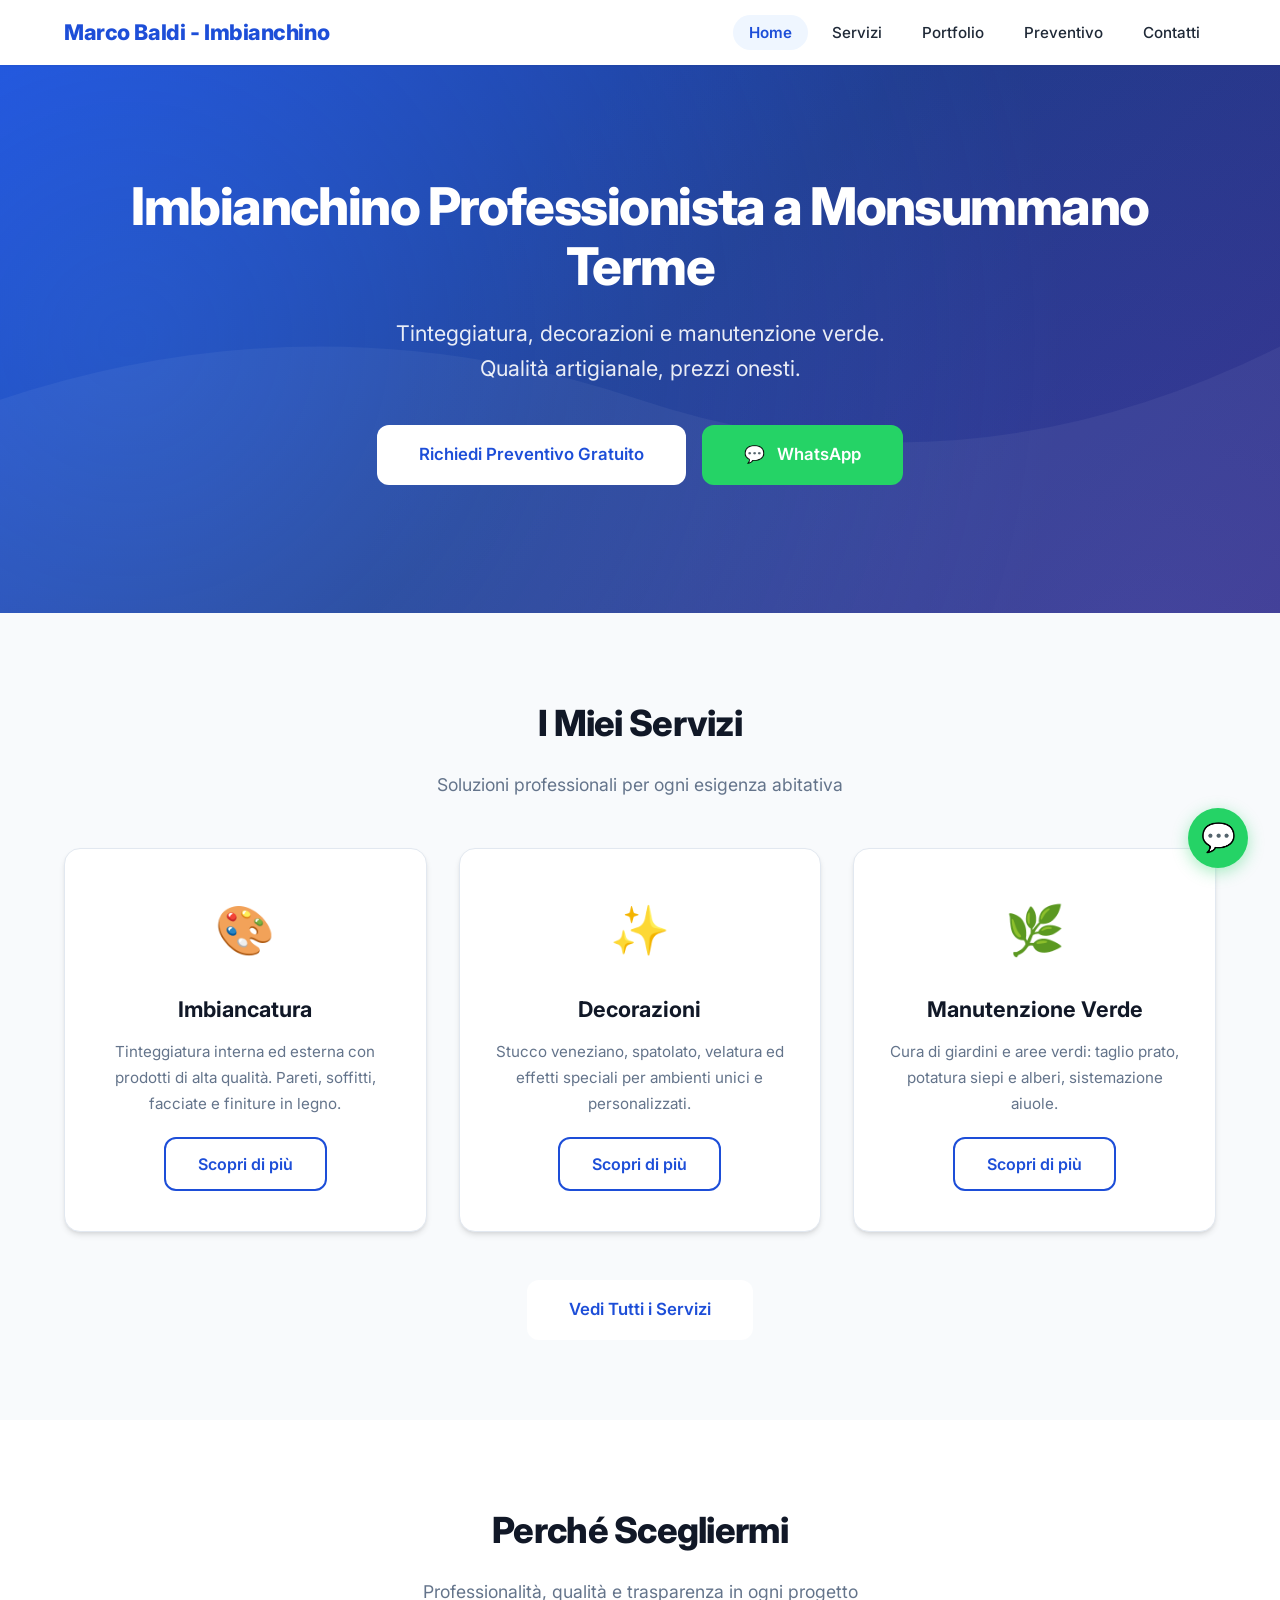
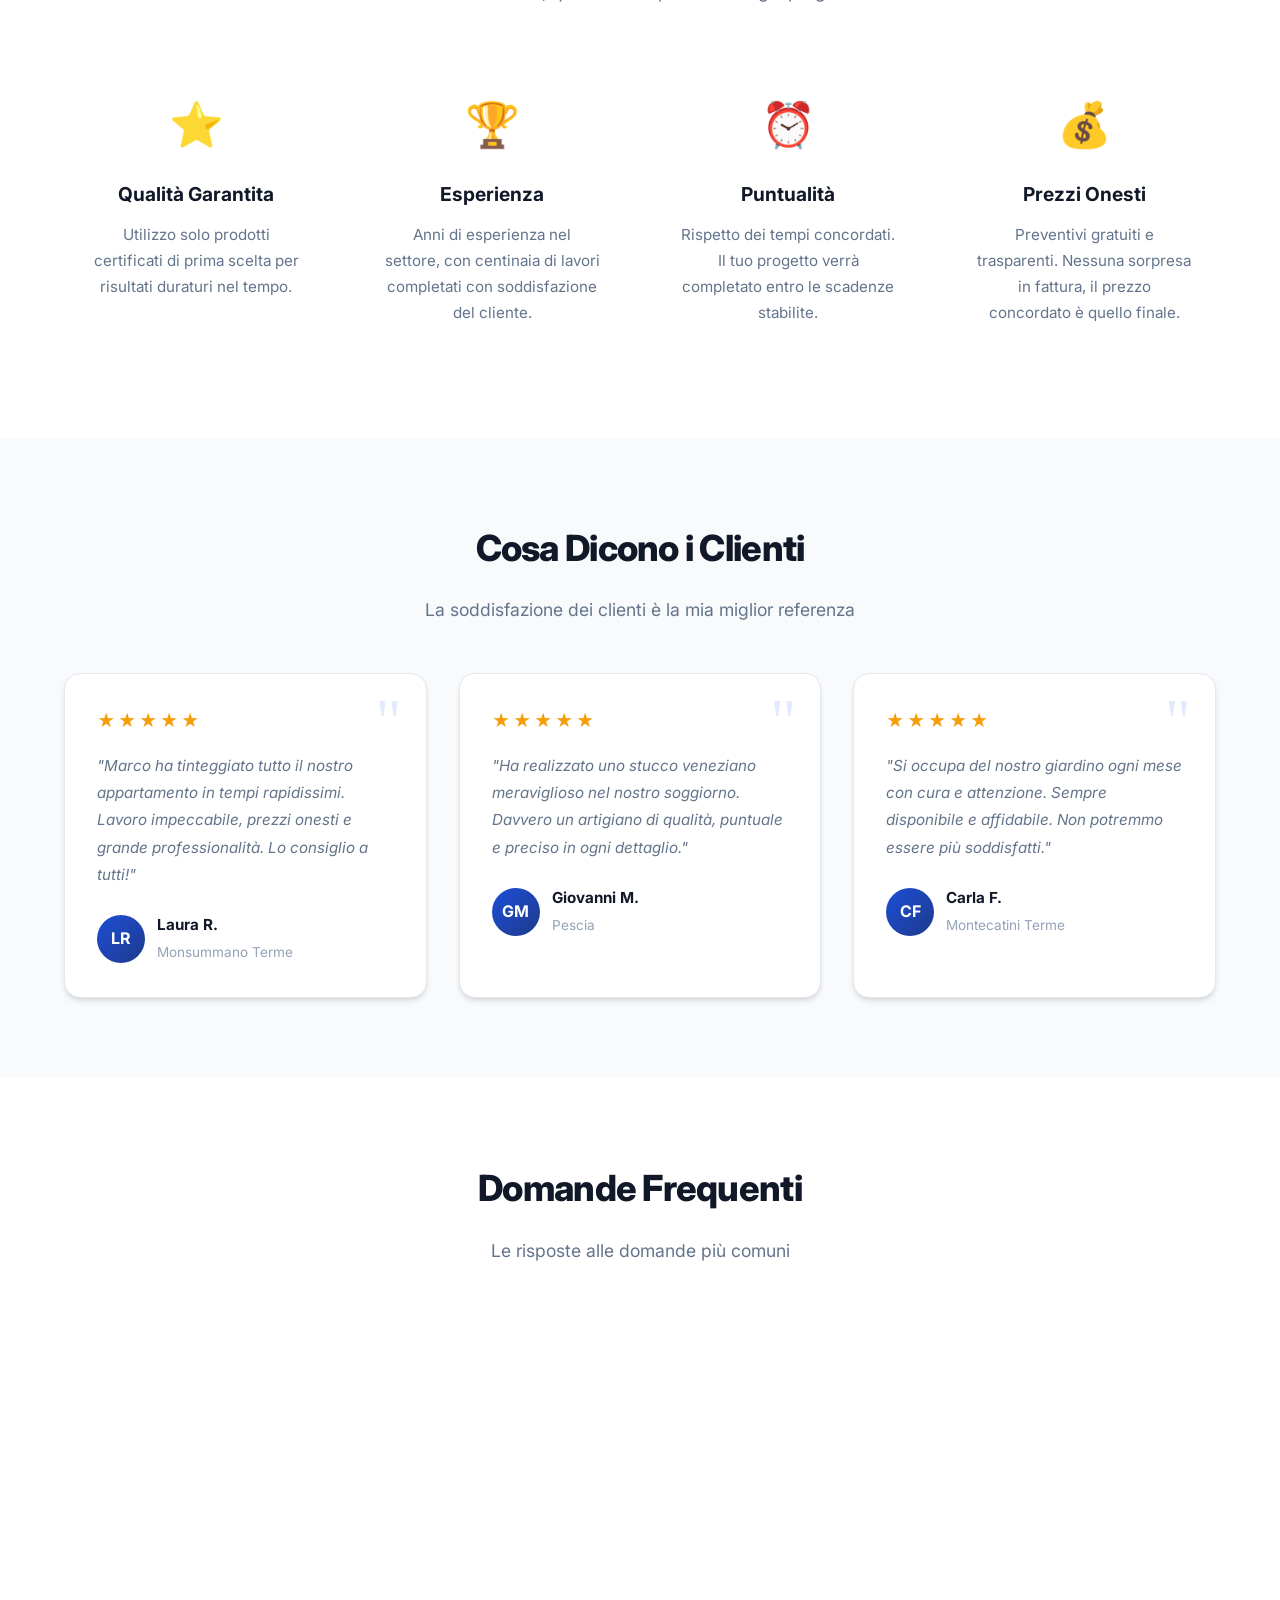
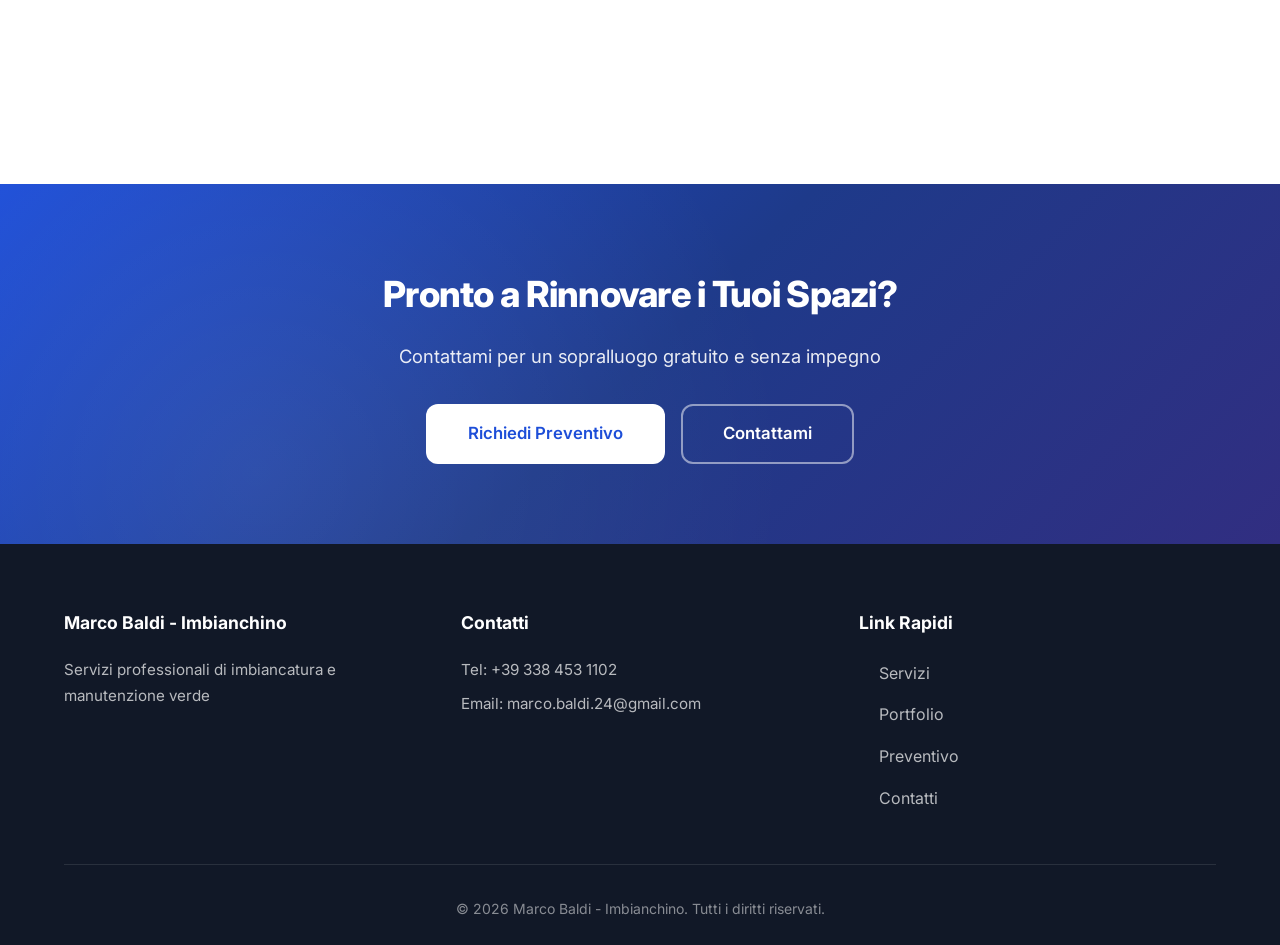
<file: index.html>
<!DOCTYPE html>
<html lang="it">
<head>
    <!-- Google Tag Manager (deferred) -->
    <script>
        window.addEventListener('load', function() {
            (function(w,d,s,l,i){w[l]=w[l]||[];w[l].push({'gtm.start':
            new Date().getTime(),event:'gtm.js'});var f=d.getElementsByTagName(s)[0],
            j=d.createElement(s),dl=l!='dataLayer'?'&l='+l:'';j.async=true;j.src=
            'https://www.googletagmanager.com/gtm.js?id='+i+dl;f.parentNode.insertBefore(j,f);
            })(window,document,'script','dataLayer','GT-P8QQXMKH');
        });
    </script>
    <!-- End Google Tag Manager -->
    <script defer src="https://www.googletagmanager.com/gtag/js?id=G-X4EQ93HGVP"></script>
    <script>
        window.dataLayer = window.dataLayer || [];
        function gtag(){dataLayer.push(arguments);}
        gtag('js', new Date());
        gtag('config', 'G-X4EQ93HGVP');
    </script>
    <meta charset="UTF-8">
    <meta name="viewport" content="width=device-width, initial-scale=1.0">
    <title>Marco Baldi - Imbianchino Professionista | Monsummano Terme</title>
    <meta name="description" content="Imbianchino professionista a Monsummano Terme e provincia di Pistoia. Tinteggiatura, decorazioni e manutenzione verde. Preventivo gratuito.">
    <link rel="canonical" href="https://marco-imbianchino.pages.dev/">
    <!-- Open Graph -->
    <meta property="og:type" content="website">
    <meta property="og:url" content="https://marco-imbianchino.pages.dev/">
    <meta property="og:title" content="Marco Baldi - Imbianchino Professionista | Monsummano Terme">
    <meta property="og:description" content="Imbianchino professionista a Monsummano Terme e provincia di Pistoia. Tinteggiatura, decorazioni e manutenzione verde. Preventivo gratuito.">
    <meta property="og:locale" content="it_IT">
    <meta property="og:site_name" content="Marco Baldi Imbianchino">
    <!-- Twitter Card -->
    <meta name="twitter:card" content="summary_large_image">
    <meta name="twitter:title" content="Marco Baldi - Imbianchino Professionista | Monsummano Terme">
    <meta name="twitter:description" content="Imbianchino professionista a Monsummano Terme e provincia di Pistoia. Preventivo gratuito.">
    <!-- Preconnect risorse esterne -->
    <link rel="preconnect" href="https://fonts.googleapis.com">
    <link rel="preconnect" href="https://fonts.gstatic.com" crossorigin>
    <link rel="preconnect" href="https://www.googletagmanager.com">
    <link rel="preconnect" href="https://www.google-analytics.com">
    <link href="https://fonts.googleapis.com/css2?family=Inter:wght@400;500;600;700;800&display=swap" rel="stylesheet">
    <link rel="stylesheet" href="style.css">
    <!-- JSON-LD LocalBusiness -->
    <script type="application/ld+json">
    {
      "@context": "https://schema.org",
      "@type": "LocalBusiness",
      "name": "Marco Baldi - Imbianchino",
      "description": "Servizi professionali di imbiancatura, decorazioni e manutenzione verde a Monsummano Terme e provincia di Pistoia.",
      "url": "https://marco-imbianchino.pages.dev/",
      "telephone": "+393384531102",
      "email": "marco.baldi.24@gmail.com",
      "address": {
        "@type": "PostalAddress",
        "addressLocality": "Monsummano Terme",
        "addressRegion": "PT",
        "addressCountry": "IT"
      },
      "geo": {
        "@type": "GeoCoordinates",
        "latitude": 43.8720,
        "longitude": 10.8147
      },
      "areaServed": {
        "@type": "AdministrativeArea",
        "name": "Provincia di Pistoia"
      },
      "openingHoursSpecification": [
        {
          "@type": "OpeningHoursSpecification",
          "dayOfWeek": ["Monday","Tuesday","Wednesday","Thursday","Friday"],
          "opens": "08:00",
          "closes": "19:00"
        },
        {
          "@type": "OpeningHoursSpecification",
          "dayOfWeek": "Saturday",
          "opens": "09:00",
          "closes": "13:00"
        }
      ],
      "priceRange": "€€",
      "hasOfferCatalog": {
        "@type": "OfferCatalog",
        "name": "Servizi",
        "itemListElement": [
          {"@type": "Offer", "itemOffered": {"@type": "Service", "name": "Imbiancatura"}},
          {"@type": "Offer", "itemOffered": {"@type": "Service", "name": "Decorazioni"}},
          {"@type": "Offer", "itemOffered": {"@type": "Service", "name": "Manutenzione Verde"}}
        ]
      }
    }
    </script>
</head>
<body>
    <!-- Google Tag Manager (noscript) -->
    <noscript><iframe src="https://www.googletagmanager.com/ns.html?id=GT-P8QQXMKH"
    height="0" width="0" style="display:none;visibility:hidden" title="Google Tag Manager"></iframe></noscript>
    <!-- End Google Tag Manager (noscript) -->

    <a class="skip-to-content" href="#main-content">Vai al contenuto principale</a>

    <!-- Header/Navbar -->
    <header class="header">
        <nav class="navbar" aria-label="Navigazione principale">
            <div class="container">
                <div class="nav-brand">
                    <a href="index.html"><span class="brand-text">Marco Baldi - Imbianchino</span></a>
                </div>
                <button class="nav-toggle" id="navToggle" aria-label="Apri menu di navigazione" aria-expanded="false" aria-controls="navMenu">
                    <span></span>
                    <span></span>
                    <span></span>
                </button>
                <ul class="nav-menu" id="navMenu" role="list">
                    <li><a href="index.html" class="active" aria-current="page">Home</a></li>
                    <li><a href="servizi.html">Servizi</a></li>
                    <li><a href="portfolio.html">Portfolio</a></li>
                    <li><a href="preventivo.html">Preventivo</a></li>
                    <li><a href="contatti.html">Contatti</a></li>
                </ul>
            </div>
        </nav>
    </header>

    <main id="main-content">
    <!-- Hero Section -->
    <section class="hero" aria-label="Presentazione">
        <div class="hero-overlay" aria-hidden="true"></div>
        <div class="container">
            <div class="hero-content">
                <h1 class="hero-title">Imbianchino Professionista a Monsummano Terme</h1>
                <p class="hero-subtitle">Tinteggiatura, decorazioni e manutenzione verde.<br>Qualità artigianale, prezzi onesti.</p>
                <div class="hero-buttons">
                    <a href="preventivo.html" class="btn btn-primary btn-large">Richiedi Preventivo Gratuito</a>
                    <a href="https://wa.me/393384531102" class="btn btn-whatsapp btn-large" target="_blank" rel="noopener noreferrer" aria-label="Contattami su WhatsApp">
                        <span class="whatsapp-icon" aria-hidden="true">💬</span> WhatsApp
                    </a>
                </div>
            </div>
        </div>
    </section>

    <!-- Services Preview -->
    <section class="services-preview" aria-labelledby="servizi-titolo">
        <div class="container">
            <h2 class="section-title" id="servizi-titolo">I Miei Servizi</h2>
            <p class="section-subtitle">Soluzioni professionali per ogni esigenza abitativa</p>
            <div class="services-grid">
                <div class="service-card">
                    <div class="service-icon" aria-hidden="true">🎨</div>
                    <h3>Imbiancatura</h3>
                    <p>Tinteggiatura interna ed esterna con prodotti di alta qualità. Pareti, soffitti, facciate e finiture in legno.</p>
                    <a href="servizi.html#imbiancatura" class="btn btn-outline">Scopri di più</a>
                </div>
                <div class="service-card">
                    <div class="service-icon" aria-hidden="true">✨</div>
                    <h3>Decorazioni</h3>
                    <p>Stucco veneziano, spatolato, velatura ed effetti speciali per ambienti unici e personalizzati.</p>
                    <a href="servizi.html#decorazioni" class="btn btn-outline">Scopri di più</a>
                </div>
                <div class="service-card">
                    <div class="service-icon" aria-hidden="true">🌿</div>
                    <h3>Manutenzione Verde</h3>
                    <p>Cura di giardini e aree verdi: taglio prato, potatura siepi e alberi, sistemazione aiuole.</p>
                    <a href="servizi.html#verde" class="btn btn-outline">Scopri di più</a>
                </div>
            </div>
            <div class="text-center">
                <a href="servizi.html" class="btn btn-primary btn-large">Vedi Tutti i Servizi</a>
            </div>
        </div>
    </section>

    <!-- Features / Perché Scegliermi -->
    <section aria-labelledby="perche-titolo">
        <div class="container">
            <h2 class="section-title" id="perche-titolo">Perché Scegliermi</h2>
            <p class="section-subtitle">Professionalità, qualità e trasparenza in ogni progetto</p>
            <div class="features-grid">
                <div class="feature">
                    <div class="feature-icon" aria-hidden="true">⭐</div>
                    <h3>Qualità Garantita</h3>
                    <p>Utilizzo solo prodotti certificati di prima scelta per risultati duraturi nel tempo.</p>
                </div>
                <div class="feature">
                    <div class="feature-icon" aria-hidden="true">🏆</div>
                    <h3>Esperienza</h3>
                    <p>Anni di esperienza nel settore, con centinaia di lavori completati con soddisfazione del cliente.</p>
                </div>
                <div class="feature">
                    <div class="feature-icon" aria-hidden="true">⏰</div>
                    <h3>Puntualità</h3>
                    <p>Rispetto dei tempi concordati. Il tuo progetto verrà completato entro le scadenze stabilite.</p>
                </div>
                <div class="feature">
                    <div class="feature-icon" aria-hidden="true">💰</div>
                    <h3>Prezzi Onesti</h3>
                    <p>Preventivi gratuiti e trasparenti. Nessuna sorpresa in fattura, il prezzo concordato è quello finale.</p>
                </div>
            </div>
        </div>
    </section>

    <!-- Testimonials -->
    <section class="testimonials" aria-labelledby="testimonianze-titolo">
        <div class="container">
            <h2 class="section-title" id="testimonianze-titolo">Cosa Dicono i Clienti</h2>
            <p class="section-subtitle">La soddisfazione dei clienti è la mia miglior referenza</p>
            <div class="testimonials-grid">
                <article class="testimonial-card">
                    <div class="testimonial-stars" aria-label="5 stelle su 5">★★★★★</div>
                    <p class="testimonial-text">"Marco ha tinteggiato tutto il nostro appartamento in tempi rapidissimi. Lavoro impeccabile, prezzi onesti e grande professionalità. Lo consiglio a tutti!"</p>
                    <div class="testimonial-author">
                        <div class="testimonial-avatar" aria-hidden="true">LR</div>
                        <div class="testimonial-info">
                            <strong>Laura R.</strong>
                            <span>Monsummano Terme</span>
                        </div>
                    </div>
                </article>
                <article class="testimonial-card">
                    <div class="testimonial-stars" aria-label="5 stelle su 5">★★★★★</div>
                    <p class="testimonial-text">"Ha realizzato uno stucco veneziano meraviglioso nel nostro soggiorno. Davvero un artigiano di qualità, puntuale e preciso in ogni dettaglio."</p>
                    <div class="testimonial-author">
                        <div class="testimonial-avatar" aria-hidden="true">GM</div>
                        <div class="testimonial-info">
                            <strong>Giovanni M.</strong>
                            <span>Pescia</span>
                        </div>
                    </div>
                </article>
                <article class="testimonial-card">
                    <div class="testimonial-stars" aria-label="5 stelle su 5">★★★★★</div>
                    <p class="testimonial-text">"Si occupa del nostro giardino ogni mese con cura e attenzione. Sempre disponibile e affidabile. Non potremmo essere più soddisfatti."</p>
                    <div class="testimonial-author">
                        <div class="testimonial-avatar" aria-hidden="true">CF</div>
                        <div class="testimonial-info">
                            <strong>Carla F.</strong>
                            <span>Montecatini Terme</span>
                        </div>
                    </div>
                </article>
            </div>
        </div>
    </section>

    <!-- FAQ Section -->
    <section aria-labelledby="faq-titolo">
        <div class="container">
            <h2 class="section-title" id="faq-titolo">Domande Frequenti</h2>
            <p class="section-subtitle">Le risposte alle domande più comuni</p>
            <div class="faq-list" role="list">
                <div class="faq-item" role="listitem">
                    <button class="faq-question" aria-expanded="false" aria-controls="faq-answer-1" id="faq-btn-1">
                        Quanto costa un preventivo?
                        <i class="faq-icon" aria-hidden="true">+</i>
                    </button>
                    <div class="faq-answer" id="faq-answer-1" role="region" aria-labelledby="faq-btn-1">
                        <p>Il sopralluogo e il preventivo sono completamente <strong>gratuiti e senza impegno</strong>. Contattami per fissare un appuntamento e ricevere una stima personalizzata per il tuo progetto.</p>
                    </div>
                </div>
                <div class="faq-item" role="listitem">
                    <button class="faq-question" aria-expanded="false" aria-controls="faq-answer-2" id="faq-btn-2">
                        In quale zona operi?
                        <i class="faq-icon" aria-hidden="true">+</i>
                    </button>
                    <div class="faq-answer" id="faq-answer-2" role="region" aria-labelledby="faq-btn-2">
                        <p>Opero principalmente a <strong>Monsummano Terme</strong> e in tutta la <strong>provincia di Pistoia</strong>. Sono disponibile anche per zone limitrofe come Pescia, Montecatini Terme, Pistoia e dintorni.</p>
                    </div>
                </div>
                <div class="faq-item" role="listitem">
                    <button class="faq-question" aria-expanded="false" aria-controls="faq-answer-3" id="faq-btn-3">
                        Quanto tempo richiede la tinteggiatura di un appartamento?
                        <i class="faq-icon" aria-hidden="true">+</i>
                    </button>
                    <div class="faq-answer" id="faq-answer-3" role="region" aria-labelledby="faq-btn-3">
                        <p>I tempi dipendono dalle dimensioni e dalle condizioni delle pareti. In genere, un appartamento standard di 3-4 locali richiede <strong>2-4 giorni lavorativi</strong>. Per le decorazioni speciali i tempi variano in base alla complessità.</p>
                    </div>
                </div>
                <div class="faq-item" role="listitem">
                    <button class="faq-question" aria-expanded="false" aria-controls="faq-answer-4" id="faq-btn-4">
                        Fornisci i materiali o devo procurarmeli io?
                        <i class="faq-icon" aria-hidden="true">+</i>
                    </button>
                    <div class="faq-answer" id="faq-answer-4" role="region" aria-labelledby="faq-btn-4">
                        <p>Fornisco io tutti i materiali necessari, selezionando prodotti certificati di alta qualità. Il costo dei materiali è incluso nel preventivo, senza sorprese.</p>
                    </div>
                </div>
                <div class="faq-item" role="listitem">
                    <button class="faq-question" aria-expanded="false" aria-controls="faq-answer-5" id="faq-btn-5">
                        Posso scegliere i colori delle pareti?
                        <i class="faq-icon" aria-hidden="true">+</i>
                    </button>
                    <div class="faq-answer" id="faq-answer-5" role="region" aria-labelledby="faq-btn-5">
                        <p>Assolutamente sì! Offro <strong>consulenza gratuita per la scelta dei colori</strong>. Posso mostrarti campioni e aiutarti a trovare le tinte più adatte ai tuoi ambienti.</p>
                    </div>
                </div>
            </div>
        </div>
    </section>

    <!-- CTA Section -->
    <section class="cta" aria-labelledby="cta-titolo">
        <div class="container">
            <h2 id="cta-titolo">Pronto a Rinnovare i Tuoi Spazi?</h2>
            <p>Contattami per un sopralluogo gratuito e senza impegno</p>
            <div class="cta-buttons">
                <a href="preventivo.html" class="btn btn-primary btn-large">Richiedi Preventivo</a>
                <a href="contatti.html" class="btn btn-secondary btn-large">Contattami</a>
            </div>
        </div>
    </section>
    </main>

    <!-- Floating WhatsApp Button -->
    <a href="https://wa.me/393384531102" class="whatsapp-float" target="_blank" rel="noopener noreferrer" aria-label="Contattami su WhatsApp">
        💬
    </a>

    <!-- Footer -->
    <footer class="footer">
        <div class="container">
            <div class="footer-content">
                <div class="footer-section">
                    <h3>Marco Baldi - Imbianchino</h3>
                    <p>Servizi professionali di imbiancatura e manutenzione verde</p>
                </div>
                <div class="footer-section">
                    <h3>Contatti</h3>
                    <p>Tel: <a href="tel:+393384531102">+39 338 453 1102</a></p>
                    <p>Email: <a href="mailto:marco.baldi.24@gmail.com">marco.baldi.24@gmail.com</a></p>
                </div>
                <div class="footer-section">
                    <h3>Link Rapidi</h3>
                    <ul>
                        <li><a href="servizi.html">Servizi</a></li>
                        <li><a href="portfolio.html">Portfolio</a></li>
                        <li><a href="preventivo.html">Preventivo</a></li>
                        <li><a href="contatti.html">Contatti</a></li>
                    </ul>
                </div>
            </div>
            <div class="footer-bottom">
                <p>&copy; 2026 Marco Baldi - Imbianchino. Tutti i diritti riservati.</p>
            </div>
        </div>
    </footer>

    <script src="script.js"></script>
</body>
</html>
</file>
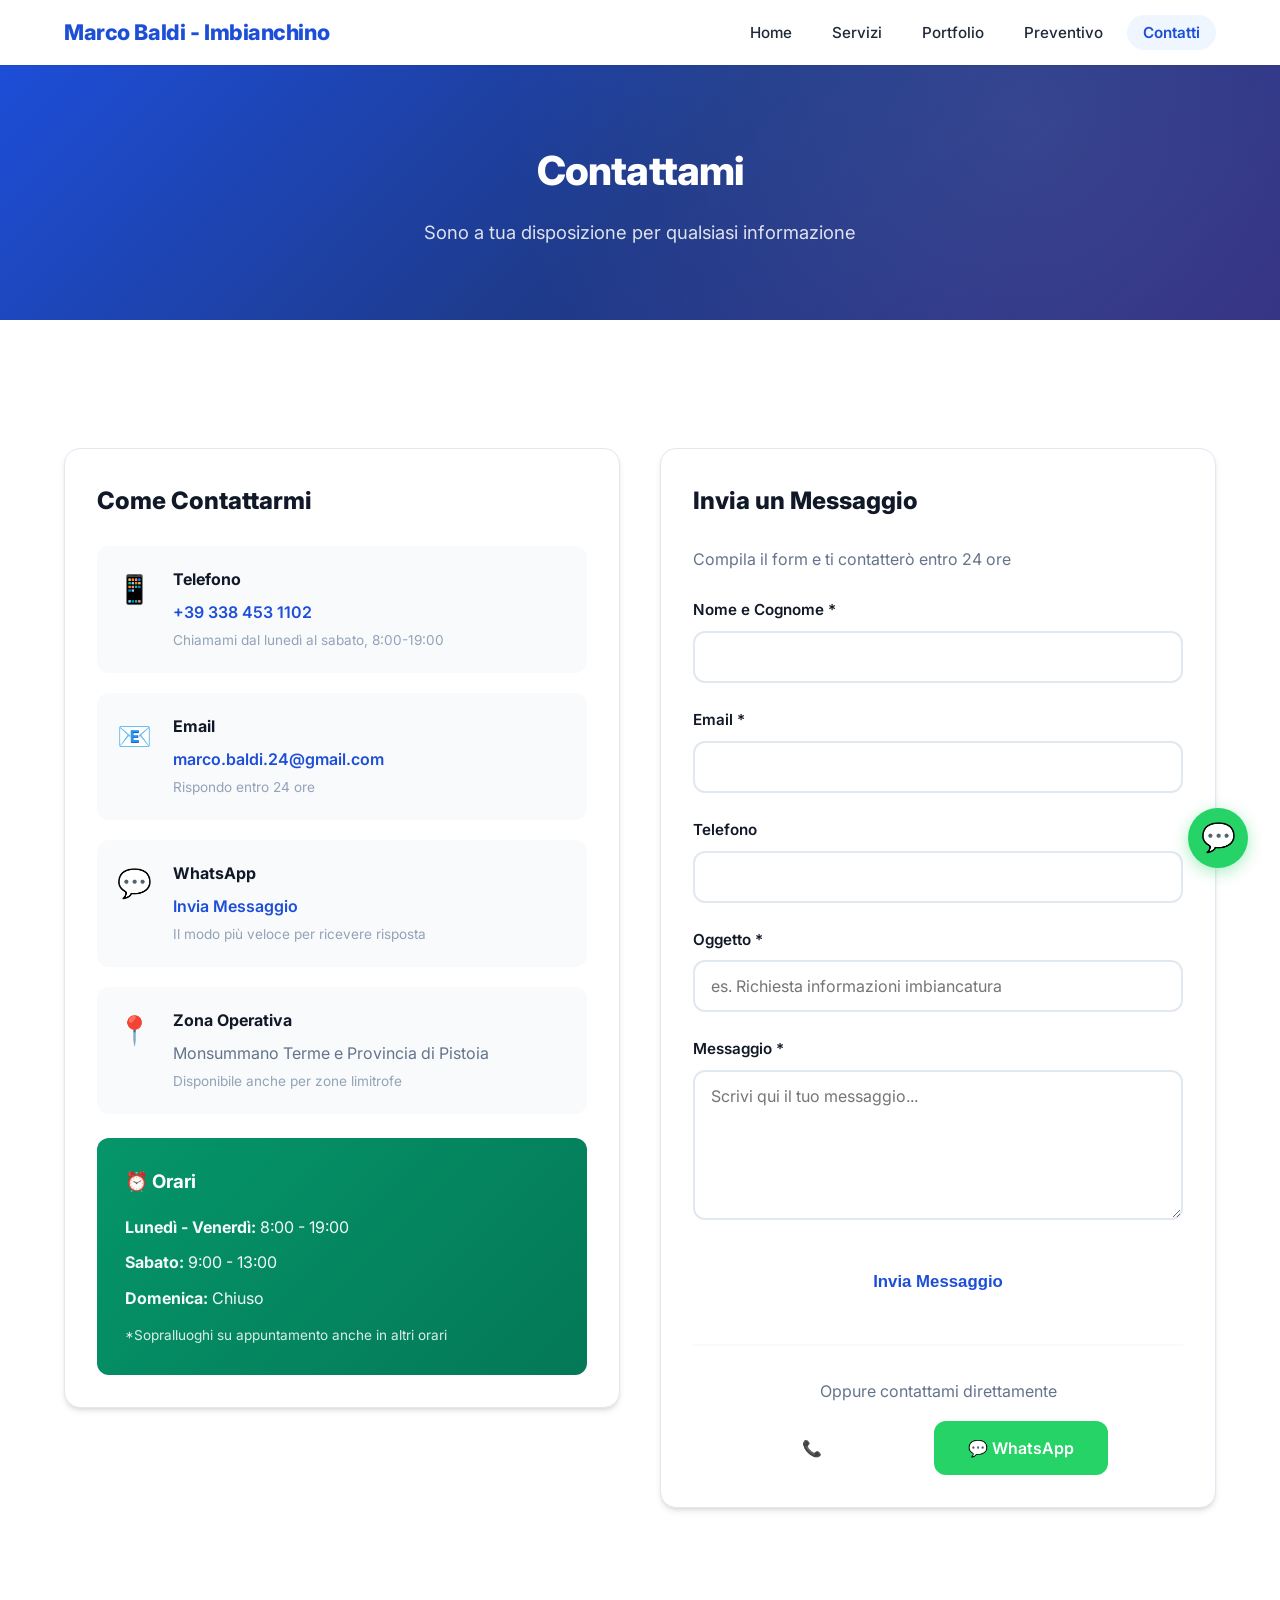
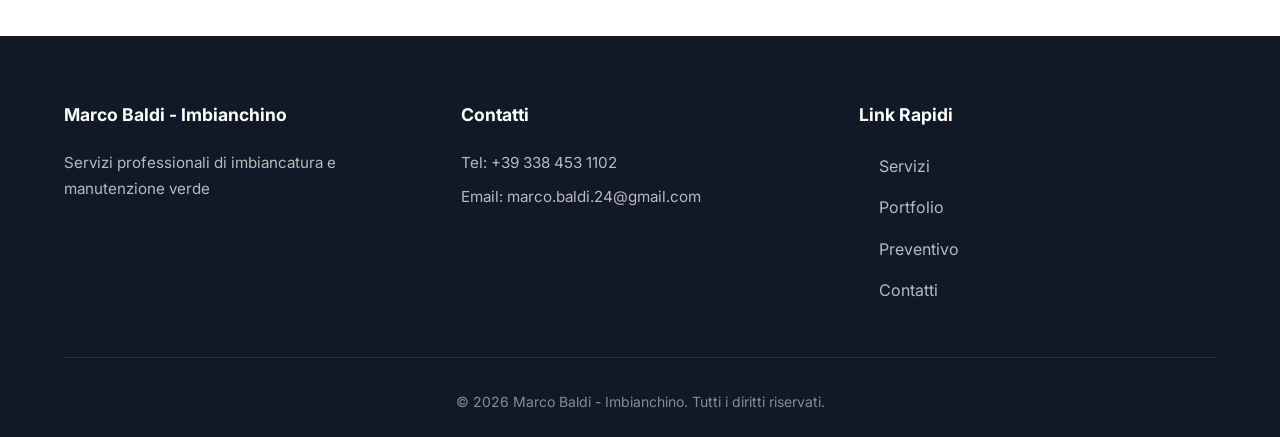
<file: contatti.html>
<!DOCTYPE html>
<html lang="it">
<head>
    <!-- Google Tag Manager (deferred) -->
    <script>
        window.addEventListener('load', function() {
            (function(w,d,s,l,i){w[l]=w[l]||[];w[l].push({'gtm.start':
            new Date().getTime(),event:'gtm.js'});var f=d.getElementsByTagName(s)[0],
            j=d.createElement(s),dl=l!='dataLayer'?'&l='+l:'';j.async=true;j.src=
            'https://www.googletagmanager.com/gtm.js?id='+i+dl;f.parentNode.insertBefore(j,f);
            })(window,document,'script','dataLayer','GT-P8QQXMKH');
        });
    </script>
    <!-- End Google Tag Manager -->
    <script defer src="https://www.googletagmanager.com/gtag/js?id=G-X4EQ93HGVP"></script>
    <script>
        window.dataLayer = window.dataLayer || [];
        function gtag(){dataLayer.push(arguments);}
        gtag('js', new Date());
        gtag('config', 'G-X4EQ93HGVP');
    </script>
    <meta charset="UTF-8">
    <meta name="viewport" content="width=device-width, initial-scale=1.0">
    <title>Contatti - Marco Baldi - Imbianchino</title>
    <meta name="description" content="Contattami per informazioni, preventivi o domande sui servizi di imbiancatura e manutenzione verde.">
    <link rel="canonical" href="https://marco-imbianchino.pages.dev/contatti.html">
    <!-- Open Graph -->
    <meta property="og:type" content="website">
    <meta property="og:url" content="https://marco-imbianchino.pages.dev/contatti.html">
    <meta property="og:title" content="Contatti - Marco Baldi Imbianchino">
    <meta property="og:description" content="Contattami per informazioni, preventivi o domande. Imbianchino professionista a Monsummano Terme.">
    <meta property="og:locale" content="it_IT">
    <meta property="og:site_name" content="Marco Baldi Imbianchino">
    <!-- Preconnect -->
    <link rel="preconnect" href="https://fonts.googleapis.com">
    <link rel="preconnect" href="https://fonts.gstatic.com" crossorigin>
    <link rel="preconnect" href="https://www.googletagmanager.com">
    <link href="https://fonts.googleapis.com/css2?family=Inter:wght@400;500;600;700;800&display=swap" rel="stylesheet">
    <link rel="stylesheet" href="style.css">
</head>
<body>
    <!-- Google Tag Manager (noscript) -->
    <noscript><iframe src="https://www.googletagmanager.com/ns.html?id=GT-P8QQXMKH"
    height="0" width="0" style="display:none;visibility:hidden" title="Google Tag Manager"></iframe></noscript>
    <!-- End Google Tag Manager (noscript) -->

    <a class="skip-to-content" href="#main-content">Vai al contenuto principale</a>

    <!-- Header/Navbar -->
    <header class="header">
        <nav class="navbar" aria-label="Navigazione principale">
            <div class="container">
                <div class="nav-brand">
                    <a href="index.html"><span class="brand-text">Marco Baldi - Imbianchino</span></a>
                </div>
                <button class="nav-toggle" id="navToggle" aria-label="Apri menu di navigazione" aria-expanded="false" aria-controls="navMenu">
                    <span></span>
                    <span></span>
                    <span></span>
                </button>
                <ul class="nav-menu" id="navMenu" role="list">
                    <li><a href="index.html">Home</a></li>
                    <li><a href="servizi.html">Servizi</a></li>
                    <li><a href="portfolio.html">Portfolio</a></li>
                    <li><a href="preventivo.html">Preventivo</a></li>
                    <li><a href="contatti.html" class="active" aria-current="page">Contatti</a></li>
                </ul>
            </div>
        </nav>
    </header>

    <main id="main-content">
    <!-- Page Header -->
    <div class="page-header">
        <div class="container">
            <h1>Contattami</h1>
            <p>Sono a tua disposizione per qualsiasi informazione</p>
        </div>
    </div>

    <!-- Contact Content -->
    <section aria-label="Informazioni di contatto">
        <div class="container">
            <div class="contact-grid">
                <!-- Informazioni Contatto -->
                <div>
                    <div class="contact-info">
                        <h2>Come Contattarmi</h2>

                        <div class="contact-item">
                            <div class="contact-icon" aria-hidden="true">📱</div>
                            <div class="contact-details">
                                <h3>Telefono</h3>
                                <p><a href="tel:+393384531102" aria-label="Chiama +39 338 453 1102">+39 338 453 1102</a></p>
                                <small>Chiamami dal lunedì al sabato, 8:00-19:00</small>
                            </div>
                        </div>

                        <div class="contact-item">
                            <div class="contact-icon" aria-hidden="true">📧</div>
                            <div class="contact-details">
                                <h3>Email</h3>
                                <p><a href="mailto:marco.baldi.24@gmail.com">marco.baldi.24@gmail.com</a></p>
                                <small>Rispondo entro 24 ore</small>
                            </div>
                        </div>

                        <div class="contact-item">
                            <div class="contact-icon" aria-hidden="true">💬</div>
                            <div class="contact-details">
                                <h3>WhatsApp</h3>
                                <p><a href="https://wa.me/393384531102" target="_blank" rel="noopener noreferrer" aria-label="Invia messaggio WhatsApp a Marco Baldi">Invia Messaggio</a></p>
                                <small>Il modo più veloce per ricevere risposta</small>
                            </div>
                        </div>

                        <div class="contact-item">
                            <div class="contact-icon" aria-hidden="true">📍</div>
                            <div class="contact-details">
                                <h3>Zona Operativa</h3>
                                <p>Monsummano Terme e Provincia di Pistoia</p>
                                <small>Disponibile anche per zone limitrofe</small>
                            </div>
                        </div>

                        <div class="orari-box" aria-label="Orari di disponibilità">
                            <h3><span aria-hidden="true">⏰</span> Orari</h3>
                            <p><strong>Lunedì - Venerdì:</strong> 8:00 - 19:00</p>
                            <p><strong>Sabato:</strong> 9:00 - 13:00</p>
                            <p><strong>Domenica:</strong> Chiuso</p>
                            <small>*Sopralluoghi su appuntamento anche in altri orari</small>
                        </div>
                    </div>
                </div>

                <!-- Form Contatto -->
                <div>
                    <div class="contact-form">
                        <div class="success-message" id="contactSuccess" role="alert" aria-live="polite">
                            <h3>✓ Messaggio Inviato!</h3>
                            <p>Grazie per avermi contattato. Ti risponderò al più presto.</p>
                        </div>

                        <h2>Invia un Messaggio</h2>
                        <p class="form-subtitle">Compila il form e ti contatterò entro 24 ore</p>

                        <form id="contactForm" action="https://formsubmit.co/marco.baldi.24@gmail.com" method="POST" novalidate>
                            <!-- FormSubmit hidden fields -->
                            <input type="hidden" name="_subject" value="Nuovo Messaggio - Marco Baldi Imbianchino">
                            <input type="hidden" name="_next" value="https://marco-imbianchino.pages.dev/contatti.html?inviato=1">
                            <input type="hidden" name="_captcha" value="false">
                            <input type="hidden" name="_template" value="table">

                            <div class="form-group">
                                <label for="nome">Nome e Cognome *</label>
                                <input type="text" id="nome" name="nome" required autocomplete="name" aria-required="true">
                            </div>

                            <div class="form-group">
                                <label for="email">Email *</label>
                                <input type="email" id="email" name="email" required autocomplete="email" aria-required="true">
                            </div>

                            <div class="form-group">
                                <label for="telefono">Telefono</label>
                                <input type="tel" id="telefono" name="telefono" autocomplete="tel">
                            </div>

                            <div class="form-group">
                                <label for="oggetto">Oggetto *</label>
                                <input type="text" id="oggetto" name="oggetto" placeholder="es. Richiesta informazioni imbiancatura" required aria-required="true">
                            </div>

                            <div class="form-group">
                                <label for="messaggio">Messaggio *</label>
                                <textarea id="messaggio" name="messaggio" placeholder="Scrivi qui il tuo messaggio..." required aria-required="true"></textarea>
                            </div>

                            <button type="submit" class="btn btn-primary btn-large btn-block">
                                Invia Messaggio
                            </button>
                        </form>

                        <div class="contact-actions">
                            <p>Oppure contattami direttamente</p>
                            <div class="contact-actions-buttons">
                                <a href="tel:+393384531102" class="btn btn-secondary" aria-label="Chiama Marco Baldi">📞 Chiama</a>
                                <a href="https://wa.me/393384531102" class="btn btn-whatsapp" target="_blank" rel="noopener noreferrer" aria-label="Contattami su WhatsApp">💬 WhatsApp</a>
                            </div>
                        </div>
                    </div>
                </div>
            </div>
        </div>
    </section>
    </main>

    <!-- Floating WhatsApp Button -->
    <a href="https://wa.me/393384531102" class="whatsapp-float" target="_blank" rel="noopener noreferrer" aria-label="Contattami su WhatsApp">
        💬
    </a>

    <!-- Footer -->
    <footer class="footer">
        <div class="container">
            <div class="footer-content">
                <div class="footer-section">
                    <h3>Marco Baldi - Imbianchino</h3>
                    <p>Servizi professionali di imbiancatura e manutenzione verde</p>
                </div>
                <div class="footer-section">
                    <h3>Contatti</h3>
                    <p>Tel: <a href="tel:+393384531102">+39 338 453 1102</a></p>
                    <p>Email: <a href="mailto:marco.baldi.24@gmail.com">marco.baldi.24@gmail.com</a></p>
                </div>
                <div class="footer-section">
                    <h3>Link Rapidi</h3>
                    <ul>
                        <li><a href="servizi.html">Servizi</a></li>
                        <li><a href="portfolio.html">Portfolio</a></li>
                        <li><a href="preventivo.html">Preventivo</a></li>
                        <li><a href="contatti.html">Contatti</a></li>
                    </ul>
                </div>
            </div>
            <div class="footer-bottom">
                <p>&copy; 2026 Marco Baldi - Imbianchino. Tutti i diritti riservati.</p>
            </div>
        </div>
    </footer>

    <script src="script.js"></script>
</body>
</html>
</file>
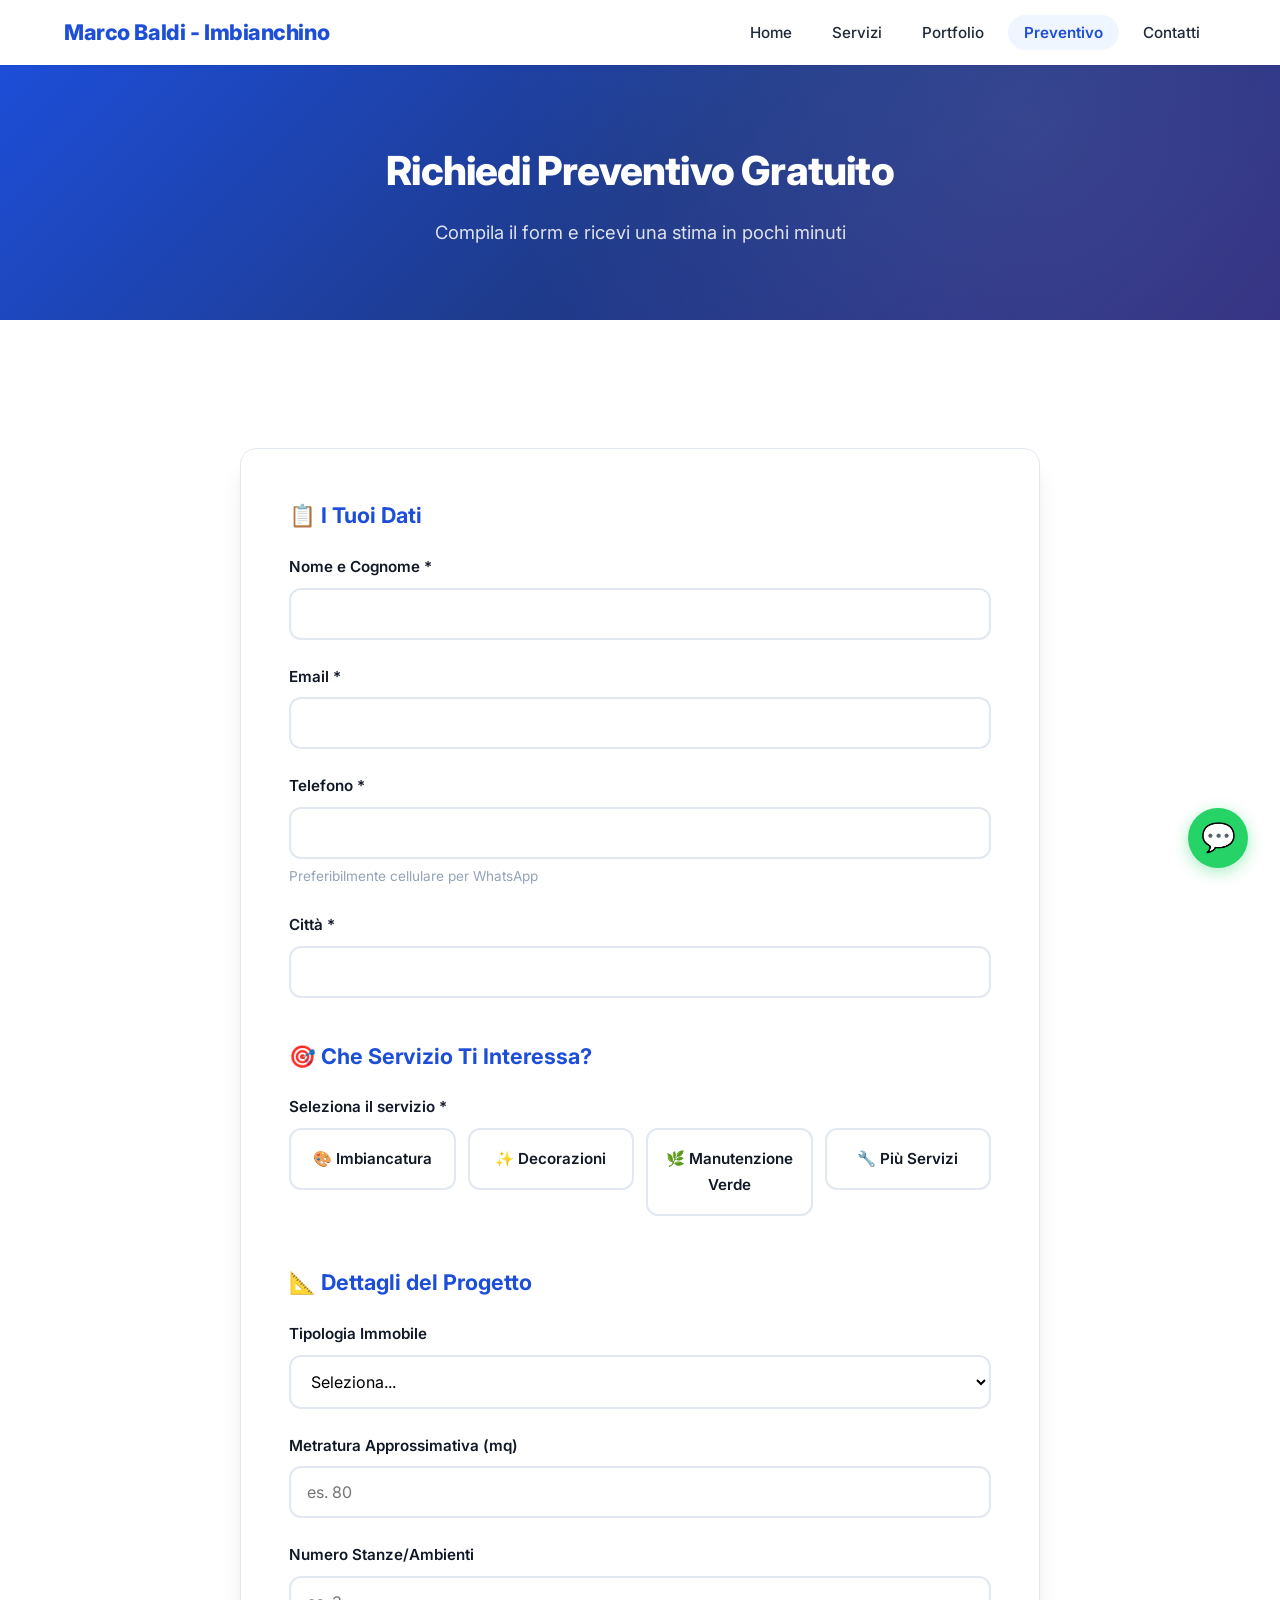
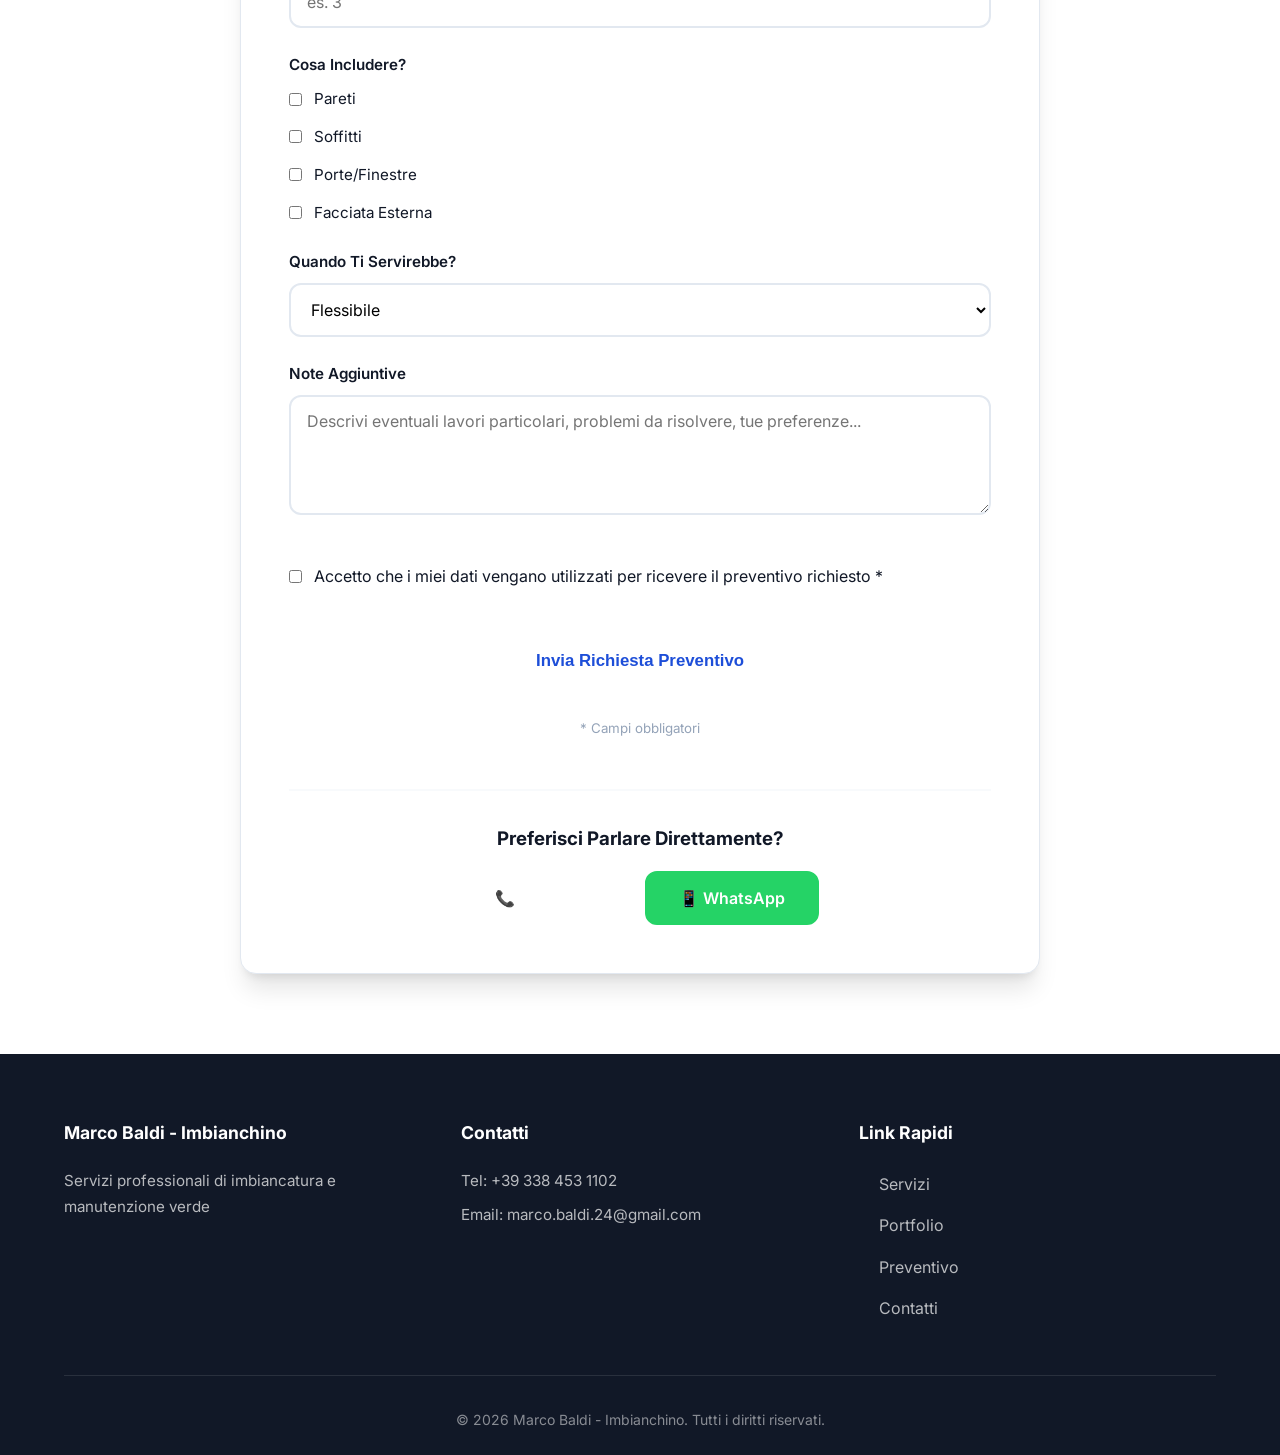
<file: preventivo.html>
<!DOCTYPE html>
<html lang="it">
<head>
    <!-- Google Tag Manager (deferred) -->
    <script>
        window.addEventListener('load', function() {
            (function(w,d,s,l,i){w[l]=w[l]||[];w[l].push({'gtm.start':
            new Date().getTime(),event:'gtm.js'});var f=d.getElementsByTagName(s)[0],
            j=d.createElement(s),dl=l!='dataLayer'?'&l='+l:'';j.async=true;j.src=
            'https://www.googletagmanager.com/gtm.js?id='+i+dl;f.parentNode.insertBefore(j,f);
            })(window,document,'script','dataLayer','GT-P8QQXMKH');
        });
    </script>
    <!-- End Google Tag Manager -->
    <script defer src="https://www.googletagmanager.com/gtag/js?id=G-X4EQ93HGVP"></script>
    <script>
        window.dataLayer = window.dataLayer || [];
        function gtag(){dataLayer.push(arguments);}
        gtag('js', new Date());
        gtag('config', 'G-X4EQ93HGVP');
    </script>
    <meta charset="UTF-8">
    <meta name="viewport" content="width=device-width, initial-scale=1.0">
    <title>Richiedi Preventivo - Marco Baldi - Imbianchino</title>
    <meta name="description" content="Richiedi un preventivo gratuito e senza impegno per i tuoi lavori di imbiancatura e manutenzione verde.">
    <link rel="canonical" href="https://marco-imbianchino.pages.dev/preventivo.html">
    <!-- Open Graph -->
    <meta property="og:type" content="website">
    <meta property="og:url" content="https://marco-imbianchino.pages.dev/preventivo.html">
    <meta property="og:title" content="Richiedi Preventivo Gratuito - Marco Baldi Imbianchino">
    <meta property="og:description" content="Richiedi un preventivo gratuito e senza impegno per i tuoi lavori di imbiancatura e manutenzione verde a Monsummano Terme.">
    <meta property="og:locale" content="it_IT">
    <meta property="og:site_name" content="Marco Baldi Imbianchino">
    <!-- Preconnect -->
    <link rel="preconnect" href="https://fonts.googleapis.com">
    <link rel="preconnect" href="https://fonts.gstatic.com" crossorigin>
    <link rel="preconnect" href="https://www.googletagmanager.com">
    <link href="https://fonts.googleapis.com/css2?family=Inter:wght@400;500;600;700;800&display=swap" rel="stylesheet">
    <link rel="stylesheet" href="style.css">
</head>
<body>
    <!-- Google Tag Manager (noscript) -->
    <noscript><iframe src="https://www.googletagmanager.com/ns.html?id=GT-P8QQXMKH"
    height="0" width="0" style="display:none;visibility:hidden" title="Google Tag Manager"></iframe></noscript>
    <!-- End Google Tag Manager (noscript) -->

    <a class="skip-to-content" href="#main-content">Vai al contenuto principale</a>

    <!-- Header/Navbar -->
    <header class="header">
        <nav class="navbar" aria-label="Navigazione principale">
            <div class="container">
                <div class="nav-brand">
                    <a href="index.html"><span class="brand-text">Marco Baldi - Imbianchino</span></a>
                </div>
                <button class="nav-toggle" id="navToggle" aria-label="Apri menu di navigazione" aria-expanded="false" aria-controls="navMenu">
                    <span></span>
                    <span></span>
                    <span></span>
                </button>
                <ul class="nav-menu" id="navMenu" role="list">
                    <li><a href="index.html">Home</a></li>
                    <li><a href="servizi.html">Servizi</a></li>
                    <li><a href="portfolio.html">Portfolio</a></li>
                    <li><a href="preventivo.html" class="active" aria-current="page">Preventivo</a></li>
                    <li><a href="contatti.html">Contatti</a></li>
                </ul>
            </div>
        </nav>
    </header>

    <main id="main-content">
    <!-- Page Header -->
    <div class="page-header">
        <div class="container">
            <h1>Richiedi Preventivo Gratuito</h1>
            <p>Compila il form e ricevi una stima in pochi minuti</p>
        </div>
    </div>

    <!-- Form Content -->
    <section aria-label="Modulo preventivo">
        <div class="container">
            <div class="form-container">
                <!-- Success Message -->
                <div class="success-message" id="successMessage" role="alert" aria-live="polite">
                    <h3>✓ Richiesta Inviata!</h3>
                    <p>Grazie per la tua richiesta. Ti contatterò al più presto per discutere i dettagli del progetto.</p>
                </div>

                <!-- Estimate Box -->
                <div class="estimate-box" id="estimateBox" style="display: none;" aria-live="polite">
                    <h3>Stima Indicativa</h3>
                    <div class="estimate-amount" id="estimateAmount">€ 0</div>
                    <p class="estimate-note">Questa è una stima approssimativa. Il preventivo definitivo verrà fornito dopo un sopralluogo gratuito.</p>
                </div>

                <form id="preventivoForm" action="https://formsubmit.co/marco.baldi.24@gmail.com" method="POST" novalidate>
                    <!-- FormSubmit hidden fields -->
                    <input type="hidden" name="_subject" value="Nuova Richiesta Preventivo - Marco Baldi Imbianchino">
                    <input type="hidden" name="_next" value="https://marco-imbianchino.pages.dev/preventivo.html?inviato=1">
                    <input type="hidden" name="_captcha" value="false">
                    <input type="hidden" name="_template" value="table">
                    <!-- Dati Personali -->
                    <div class="form-section">
                        <h3><span aria-hidden="true">📋</span> I Tuoi Dati</h3>
                        
                        <div class="form-group">
                            <label for="nome">Nome e Cognome *</label>
                            <input type="text" id="nome" name="nome" required autocomplete="name" aria-required="true">
                            <span class="error-message" id="nomeError" role="alert">Inserisci il tuo nome</span>
                        </div>

                        <div class="form-group">
                            <label for="email">Email *</label>
                            <input type="email" id="email" name="email" required autocomplete="email" aria-required="true">
                            <span class="error-message" id="emailError" role="alert">Inserisci un'email valida</span>
                        </div>

                        <div class="form-group">
                            <label for="telefono">Telefono *</label>
                            <input type="tel" id="telefono" name="telefono" required autocomplete="tel" aria-required="true">
                            <small>Preferibilmente cellulare per WhatsApp</small>
                            <span class="error-message" id="telefonoError" role="alert">Inserisci un numero di telefono valido</span>
                        </div>

                        <div class="form-group">
                            <label for="citta">Città *</label>
                            <input type="text" id="citta" name="citta" required autocomplete="address-level2" aria-required="true">
                            <span class="error-message" id="cittaError" role="alert">Inserisci la città</span>
                        </div>
                    </div>

                    <!-- Tipo di Servizio -->
                    <div class="form-section">
                        <h3><span aria-hidden="true">🎯</span> Che Servizio Ti Interessa?</h3>
                        
                        <div class="form-group">
                            <label>Seleziona il servizio *</label>
                            <div class="radio-group" role="radiogroup" aria-label="Tipo di servizio">
                                <div class="radio-item">
                                    <input type="radio" id="imbiancatura" name="servizio" value="imbiancatura" required>
                                    <label for="imbiancatura"><span aria-hidden="true">🎨</span> Imbiancatura</label>
                                </div>
                                <div class="radio-item">
                                    <input type="radio" id="decorazioni" name="servizio" value="decorazioni">
                                    <label for="decorazioni"><span aria-hidden="true">✨</span> Decorazioni</label>
                                </div>
                                <div class="radio-item">
                                    <input type="radio" id="verde" name="servizio" value="verde">
                                    <label for="verde"><span aria-hidden="true">🌿</span> Manutenzione Verde</label>
                                </div>
                                <div class="radio-item">
                                    <input type="radio" id="multiplo" name="servizio" value="multiplo">
                                    <label for="multiplo"><span aria-hidden="true">🔧</span> Più Servizi</label>
                                </div>
                            </div>
                        </div>
                    </div>

                    <!-- Dettagli Progetto -->
                    <div class="form-section">
                        <h3><span aria-hidden="true">📐</span> Dettagli del Progetto</h3>
                        
                        <div class="form-group">
                            <label for="tipologia">Tipologia Immobile</label>
                            <select id="tipologia" name="tipologia">
                                <option value="">Seleziona...</option>
                                <option value="appartamento">Appartamento</option>
                                <option value="villa">Villa/Villetta</option>
                                <option value="ufficio">Ufficio/Commerciale</option>
                                <option value="condominio">Condominio</option>
                                <option value="altro">Altro</option>
                            </select>
                        </div>

                        <div class="form-group">
                            <label for="metratura">Metratura Approssimativa (mq)</label>
                            <input type="number" id="metratura" name="metratura" min="0" placeholder="es. 80">
                        </div>

                        <div class="form-group">
                            <label for="stanze">Numero Stanze/Ambienti</label>
                            <input type="number" id="stanze" name="stanze" min="0" placeholder="es. 3">
                        </div>

                        <div class="form-group">
                            <label>Cosa Includere?</label>
                            <div class="checkbox-group" role="group" aria-label="Lavori da includere">
                                <div class="checkbox-item">
                                    <input type="checkbox" id="pareti" name="lavori[]" value="pareti">
                                    <label for="pareti">Pareti</label>
                                </div>
                                <div class="checkbox-item">
                                    <input type="checkbox" id="soffitti" name="lavori[]" value="soffitti">
                                    <label for="soffitti">Soffitti</label>
                                </div>
                                <div class="checkbox-item">
                                    <input type="checkbox" id="porte" name="lavori[]" value="porte">
                                    <label for="porte">Porte/Finestre</label>
                                </div>
                                <div class="checkbox-item">
                                    <input type="checkbox" id="esterno" name="lavori[]" value="esterno">
                                    <label for="esterno">Facciata Esterna</label>
                                </div>
                            </div>
                        </div>

                        <div class="form-group">
                            <label for="urgenza">Quando Ti Servirebbe?</label>
                            <select id="urgenza" name="urgenza">
                                <option value="flessibile">Flessibile</option>
                                <option value="1-2-settimane">1-2 settimane</option>
                                <option value="1-mese">Entro 1 mese</option>
                                <option value="oltre">Oltre 1 mese</option>
                            </select>
                        </div>

                        <div class="form-group">
                            <label for="note">Note Aggiuntive</label>
                            <textarea id="note" name="note" placeholder="Descrivi eventuali lavori particolari, problemi da risolvere, tue preferenze..."></textarea>
                        </div>
                    </div>

                    <!-- Privacy -->
                    <div class="form-section">
                        <div class="checkbox-item">
                            <input type="checkbox" id="privacy" name="privacy" required aria-required="true">
                            <label for="privacy">Accetto che i miei dati vengano utilizzati per ricevere il preventivo richiesto *</label>
                        </div>
                        <span class="error-message" id="privacyError" role="alert">Devi accettare per procedere</span>
                    </div>

                    <!-- Submit -->
                    <div class="form-group">
                        <button type="submit" class="btn btn-primary btn-large btn-block">
                            Invia Richiesta Preventivo
                        </button>
                    </div>

                    <p class="text-center form-note">
                        <small>* Campi obbligatori</small>
                    </p>
                </form>

                <!-- Alternative Contact -->
                <div class="alt-contact">
                    <h3>Preferisci Parlare Direttamente?</h3>
                    <div class="cta-buttons">
                        <a href="tel:+393384531102" class="btn btn-secondary" aria-label="Chiama Marco Baldi">📞 Chiamami</a>
                        <a href="https://wa.me/393384531102" class="btn btn-whatsapp" target="_blank" rel="noopener noreferrer" aria-label="Contattami su WhatsApp">📱 WhatsApp</a>
                    </div>
                </div>
            </div>
        </div>
    </section>
    </main>

    <!-- Floating WhatsApp Button -->
    <a href="https://wa.me/393384531102" class="whatsapp-float" target="_blank" rel="noopener noreferrer" aria-label="Contattami su WhatsApp">
        💬
    </a>

    <!-- Footer -->
    <footer class="footer">
        <div class="container">
            <div class="footer-content">
                <div class="footer-section">
                    <h3>Marco Baldi - Imbianchino</h3>
                    <p>Servizi professionali di imbiancatura e manutenzione verde</p>
                </div>
                <div class="footer-section">
                    <h3>Contatti</h3>
                    <p>Tel: <a href="tel:+393384531102">+39 338 453 1102</a></p>
                    <p>Email: <a href="mailto:marco.baldi.24@gmail.com">marco.baldi.24@gmail.com</a></p>
                </div>
                <div class="footer-section">
                    <h3>Link Rapidi</h3>
                    <ul>
                        <li><a href="servizi.html">Servizi</a></li>
                        <li><a href="portfolio.html">Portfolio</a></li>
                        <li><a href="preventivo.html">Preventivo</a></li>
                        <li><a href="contatti.html">Contatti</a></li>
                    </ul>
                </div>
            </div>
            <div class="footer-bottom">
                <p>&copy; 2026 Marco Baldi - Imbianchino. Tutti i diritti riservati.</p>
            </div>
        </div>
    </footer>

    <script src="script.js"></script>
    <script src="preventivo.js"></script>
</body>
</html>
</file>
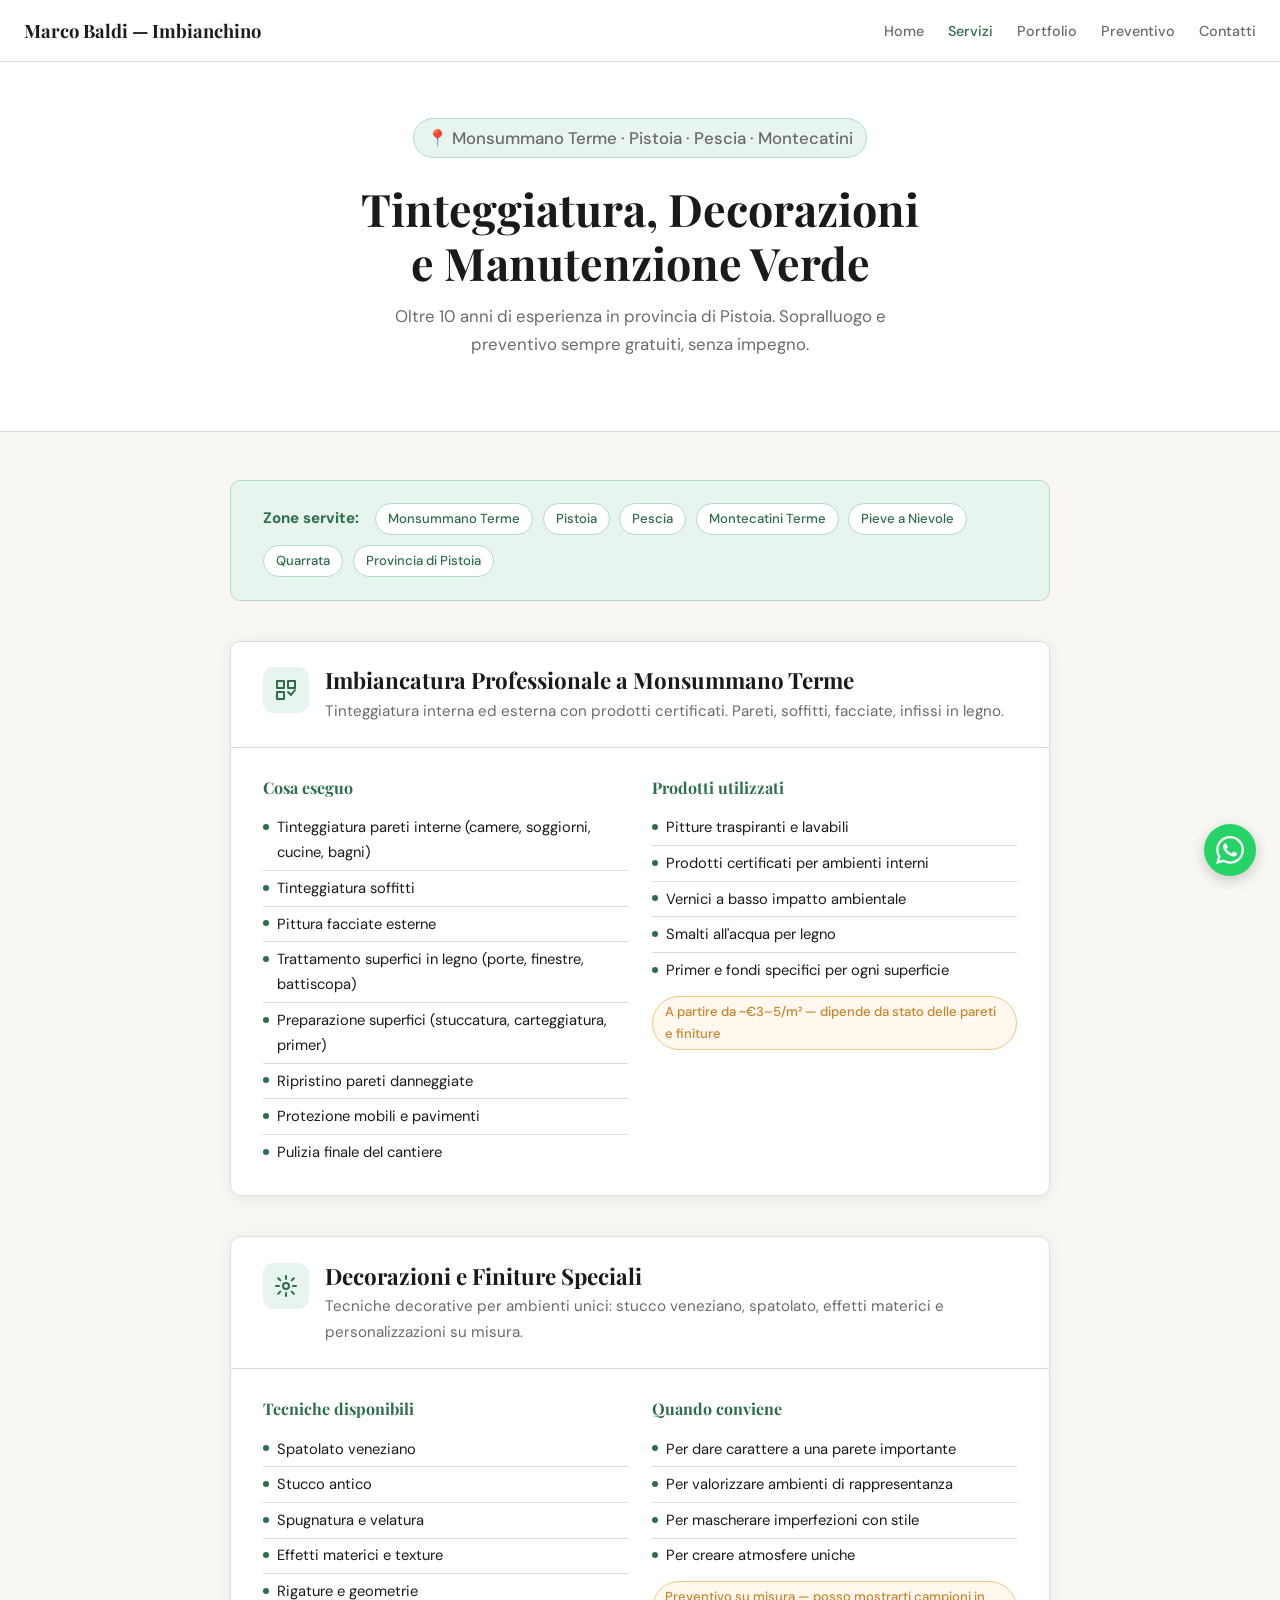
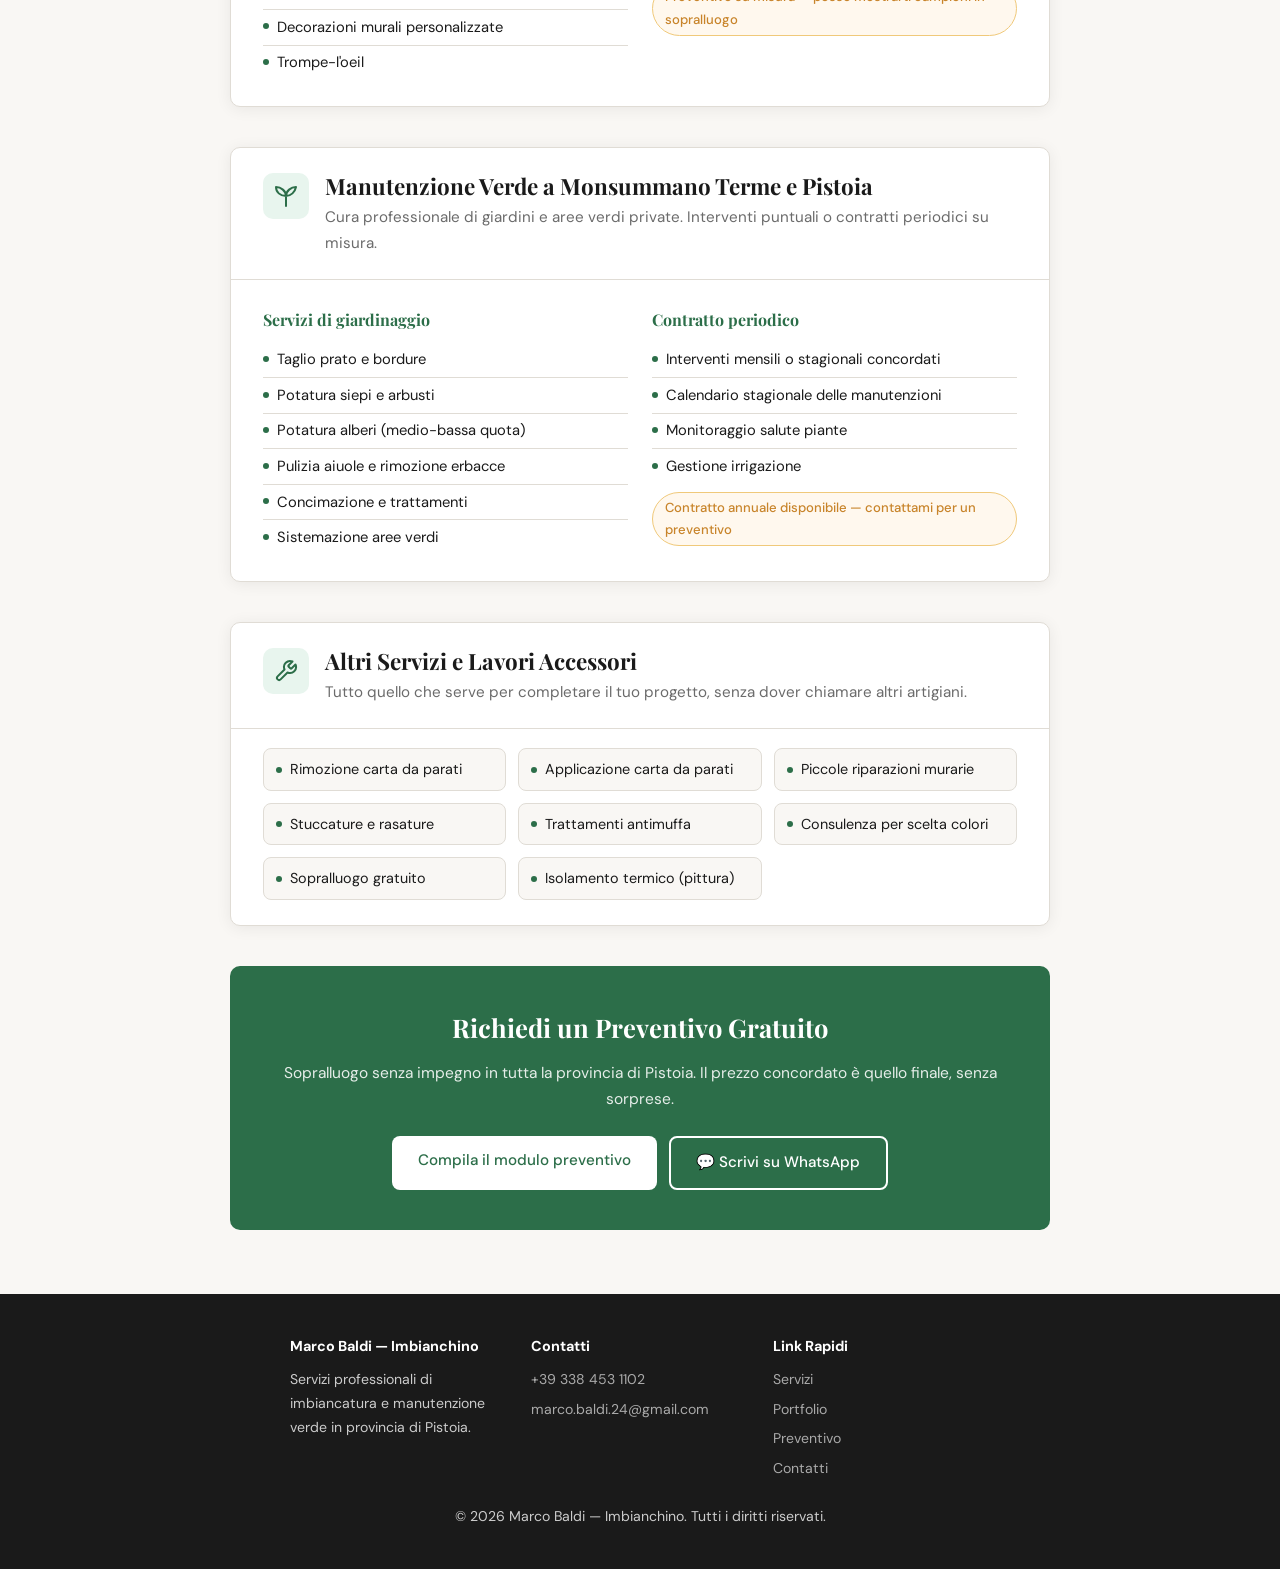
<file: servizi.html>
<!DOCTYPE html>
<html lang="it">
<head>
  <meta charset="UTF-8" />
  <meta name="viewport" content="width=device-width, initial-scale=1.0" />
  <title>Servizi Imbianchino Monsummano Terme - Marco Baldi</title>
  <meta name="description" content="Tinteggiatura professionale, decorazioni e manutenzione verde a Monsummano Terme, Pistoia, Pescia, Montecatini. Preventivo gratuito. Marco Baldi imbianchino." />

  <!-- Google Fonts -->
  <link rel="preconnect" href="https://fonts.googleapis.com" />
  <link rel="preconnect" href="https://fonts.gstatic.com" crossorigin />
  <link href="https://fonts.googleapis.com/css2?family=Playfair+Display:wght@600;700&family=DM+Sans:wght@300;400;500&display=swap" rel="stylesheet" />

  <style>
    *, *::before, *::after { box-sizing: border-box; margin: 0; padding: 0; }

    :root {
      --c-bg:       #f9f7f4;
      --c-surface:  #ffffff;
      --c-text:     #1a1a1a;
      --c-muted:    #6b6b6b;
      --c-accent:   #2c6e49;
      --c-accent2:  #e8f5ee;
      --c-border:   #e0dcd5;
      --c-warn:     #c8842a;
      --ff-head:    'Playfair Display', Georgia, serif;
      --ff-body:    'DM Sans', system-ui, sans-serif;
      --radius:     10px;
      --shadow:     0 2px 16px rgba(0,0,0,.07);
    }

    body {
      background: var(--c-bg);
      color: var(--c-text);
      font-family: var(--ff-body);
      font-weight: 400;
      line-height: 1.7;
    }

    /* ── NAV ── */
    nav {
      background: var(--c-surface);
      border-bottom: 1px solid var(--c-border);
      padding: 0 1.5rem;
      display: flex;
      align-items: center;
      justify-content: space-between;
      height: 62px;
      position: sticky;
      top: 0;
      z-index: 100;
    }
    .nav-brand {
      font-family: var(--ff-head);
      font-size: 1.15rem;
      color: var(--c-text);
      text-decoration: none;
      font-weight: 700;
    }
    .nav-links { display: flex; gap: 1.5rem; list-style: none; }
    .nav-links a {
      color: var(--c-muted);
      text-decoration: none;
      font-size: .9rem;
      font-weight: 500;
      transition: color .2s;
    }
    .nav-links a:hover, .nav-links a[aria-current] { color: var(--c-accent); }
    @media(max-width:600px){
      .nav-links { gap: .9rem; }
      .nav-links a { font-size: .8rem; }
    }

    /* ── HERO SERVIZI ── */
    .page-hero {
      background: var(--c-surface);
      border-bottom: 1px solid var(--c-border);
      padding: 3.5rem 1.5rem 3rem;
      text-align: center;
    }
    .page-hero h1 {
      font-family: var(--ff-head);
      font-size: clamp(1.8rem, 4vw, 2.8rem);
      line-height: 1.2;
      margin-bottom: .75rem;
    }
    .page-hero p {
      color: var(--c-muted);
      font-size: 1.05rem;
      max-width: 560px;
      margin: 0 auto 1.5rem;
    }
    .badge-zona {
      display: inline-block;
      background: var(--c-accent2);
      color: var(--c-accent);
      font-size: .82rem;
      font-weight: 500;
      padding: .3rem .8rem;
      border-radius: 999px;
      border: 1px solid #b4dcc4;
    }

    /* ── LAYOUT MAIN ── */
    main { max-width: 860px; margin: 0 auto; padding: 3rem 1.25rem 4rem; }

    /* ── SEZIONE SERVIZIO ── */
    .service-section {
      background: var(--c-surface);
      border: 1px solid var(--c-border);
      border-radius: var(--radius);
      box-shadow: var(--shadow);
      margin-bottom: 2.5rem;
      overflow: hidden;
    }
    .service-header {
      padding: 1.6rem 2rem 1.4rem;
      border-bottom: 1px solid var(--c-border);
      display: flex;
      align-items: flex-start;
      gap: 1rem;
    }
    .service-icon {
      width: 46px; height: 46px;
      border-radius: 10px;
      background: var(--c-accent2);
      display: flex; align-items: center; justify-content: center;
      flex-shrink: 0;
    }
    .service-icon svg { width: 24px; height: 24px; stroke: var(--c-accent); fill: none; stroke-width: 2; stroke-linecap: round; stroke-linejoin: round; }
    .service-header-text h2 {
      font-family: var(--ff-head);
      font-size: 1.4rem;
      line-height: 1.2;
      margin-bottom: .3rem;
    }
    .service-header-text p { color: var(--c-muted); font-size: .95rem; }

    .service-body { padding: 1.6rem 2rem; display: grid; gap: 1.5rem; }
    @media(min-width:600px){ .service-body { grid-template-columns: 1fr 1fr; } }

    .service-col h3 {
      font-family: var(--ff-head);
      font-size: 1rem;
      margin-bottom: .6rem;
      color: var(--c-accent);
    }
    .service-col ul { list-style: none; padding: 0; }
    .service-col ul li {
      padding: .3rem 0;
      font-size: .92rem;
      border-bottom: 1px solid var(--c-border);
      color: var(--c-text);
      display: flex;
      align-items: flex-start;
      gap: .5rem;
    }
    .service-col ul li:last-child { border-bottom: none; }
    .service-col ul li::before {
      content: '';
      display: inline-block;
      width: 6px; height: 6px;
      border-radius: 50%;
      background: var(--c-accent);
      flex-shrink: 0;
      margin-top: .55rem;
    }

    /* prezzo tag */
    .price-tag {
      display: inline-block;
      background: #fff8ee;
      border: 1px solid #f0c97a;
      color: var(--c-warn);
      font-size: .82rem;
      font-weight: 500;
      padding: .25rem .75rem;
      border-radius: 999px;
      margin-top: .5rem;
    }

    /* ── ALTRI SERVIZI (grid compatta) ── */
    .extra-grid {
      display: grid;
      grid-template-columns: repeat(auto-fill, minmax(200px, 1fr));
      gap: .75rem;
      padding: 1.2rem 2rem 1.6rem;
    }
    .extra-item {
      font-size: .9rem;
      padding: .5rem .75rem;
      background: var(--c-bg);
      border: 1px solid var(--c-border);
      border-radius: 8px;
      display: flex;
      align-items: center;
      gap: .5rem;
    }
    .extra-item::before {
      content: '';
      width: 6px; height: 6px;
      border-radius: 50%;
      background: var(--c-accent);
      flex-shrink: 0;
    }

    /* ── ZONE SERVITE ── */
    .zone-bar {
      background: var(--c-accent2);
      border: 1px solid #b4dcc4;
      border-radius: var(--radius);
      padding: 1.4rem 2rem;
      margin-bottom: 2.5rem;
      display: flex;
      flex-wrap: wrap;
      gap: .6rem;
      align-items: center;
    }
    .zone-bar strong { color: var(--c-accent); font-size: .95rem; margin-right: .4rem; }
    .zone-pill {
      background: white;
      border: 1px solid #b4dcc4;
      color: var(--c-accent);
      font-size: .82rem;
      font-weight: 500;
      padding: .25rem .75rem;
      border-radius: 999px;
    }

    /* ── CTA FINALE ── */
    .cta-box {
      background: var(--c-accent);
      border-radius: var(--radius);
      padding: 2.5rem 2rem;
      text-align: center;
      color: white;
      margin-top: .5rem;
    }
    .cta-box h2 {
      font-family: var(--ff-head);
      font-size: 1.6rem;
      margin-bottom: .6rem;
    }
    .cta-box p { font-size: .97rem; opacity: .88; margin-bottom: 1.5rem; }
    .cta-buttons { display: flex; flex-wrap: wrap; gap: .75rem; justify-content: center; }
    .btn {
      display: inline-block;
      padding: .75rem 1.6rem;
      border-radius: 8px;
      font-family: var(--ff-body);
      font-size: .95rem;
      font-weight: 500;
      text-decoration: none;
      transition: opacity .2s, transform .15s;
    }
    .btn:hover { opacity: .88; transform: translateY(-1px); }
    .btn-white { background: white; color: var(--c-accent); }
    .btn-outline { background: transparent; border: 2px solid white; color: white; }

    /* ── FOOTER ── */
    footer {
      background: var(--c-text);
      color: #ccc;
      padding: 2.5rem 1.5rem;
      text-align: center;
      font-size: .88rem;
    }
    footer a { color: #aaa; text-decoration: none; }
    footer .footer-grid {
      max-width: 700px;
      margin: 0 auto 1.5rem;
      display: grid;
      grid-template-columns: repeat(auto-fit, minmax(160px, 1fr));
      gap: 1.5rem;
      text-align: left;
    }
    footer h4 { color: white; font-size: .9rem; margin-bottom: .6rem; }
    footer ul { list-style: none; }
    footer ul li + li { margin-top: .35rem; }
    footer ul a:hover { color: white; }

    /* ── WHATSAPP FLOAT ── */
    .wa-float {
      position: fixed;
      bottom: 1.5rem; right: 1.5rem;
      width: 52px; height: 52px;
      border-radius: 50%;
      background: #25d366;
      color: white;
      display: flex; align-items: center; justify-content: center;
      text-decoration: none;
      box-shadow: 0 4px 14px rgba(0,0,0,.2);
      z-index: 200;
      transition: transform .2s;
    }
    .wa-float:hover { transform: scale(1.08); }
    .wa-float svg { width: 28px; height: 28px; fill: white; }
  </style>
</head>
<body>

<!-- SKIP LINK -->
<a href="#main-content" style="position:absolute;left:-9999px;top:0;background:var(--c-accent);color:white;padding:.5rem 1rem;z-index:999;" onfocus="this.style.left='0'">Vai al contenuto principale</a>

<!-- NAV -->
<nav>
  <a href="index.html" class="nav-brand">Marco Baldi — Imbianchino</a>
  <ul class="nav-links">
    <li><a href="index.html">Home</a></li>
    <li><a href="servizi.html" aria-current="page">Servizi</a></li>
    <li><a href="portfolio.html">Portfolio</a></li>
    <li><a href="preventivo.html">Preventivo</a></li>
    <li><a href="contatti.html">Contatti</a></li>
  </ul>
</nav>

<!-- HERO -->
<header class="page-hero">
  <p class="badge-zona">📍 Monsummano Terme · Pistoia · Pescia · Montecatini</p>
  <h1>Tinteggiatura, Decorazioni<br>e Manutenzione Verde</h1>
  <p>Oltre 10 anni di esperienza in provincia di Pistoia. Sopralluogo e preventivo sempre gratuiti, senza impegno.</p>
</header>

<!-- MAIN -->
<main id="main-content">

  <!-- ZONE SERVITE -->
  <div class="zone-bar">
    <strong>Zone servite:</strong>
    <span class="zone-pill">Monsummano Terme</span>
    <span class="zone-pill">Pistoia</span>
    <span class="zone-pill">Pescia</span>
    <span class="zone-pill">Montecatini Terme</span>
    <span class="zone-pill">Pieve a Nievole</span>
    <span class="zone-pill">Quarrata</span>
    <span class="zone-pill">Provincia di Pistoia</span>
  </div>

  <!-- IMBIANCATURA -->
  <section class="service-section" id="imbiancatura">
    <div class="service-header">
      <div class="service-icon">
        <svg viewBox="0 0 24 24"><path d="M3 3h7v7H3zM14 3h7v7h-7zM3 14h7v7H3zM14 14l3 3 4-5"/></svg>
      </div>
      <div class="service-header-text">
        <h2>Imbiancatura Professionale a Monsummano Terme</h2>
        <p>Tinteggiatura interna ed esterna con prodotti certificati. Pareti, soffitti, facciate, infissi in legno.</p>
      </div>
    </div>
    <div class="service-body">
      <div class="service-col">
        <h3>Cosa eseguo</h3>
        <ul>
          <li>Tinteggiatura pareti interne (camere, soggiorni, cucine, bagni)</li>
          <li>Tinteggiatura soffitti</li>
          <li>Pittura facciate esterne</li>
          <li>Trattamento superfici in legno (porte, finestre, battiscopa)</li>
          <li>Preparazione superfici (stuccatura, carteggiatura, primer)</li>
          <li>Ripristino pareti danneggiate</li>
          <li>Protezione mobili e pavimenti</li>
          <li>Pulizia finale del cantiere</li>
        </ul>
      </div>
      <div class="service-col">
        <h3>Prodotti utilizzati</h3>
        <ul>
          <li>Pitture traspiranti e lavabili</li>
          <li>Prodotti certificati per ambienti interni</li>
          <li>Vernici a basso impatto ambientale</li>
          <li>Smalti all'acqua per legno</li>
          <li>Primer e fondi specifici per ogni superficie</li>
        </ul>
        <span class="price-tag">A partire da ~€3–5/m² — dipende da stato delle pareti e finiture</span>
      </div>
    </div>
  </section>

  <!-- DECORAZIONI -->
  <section class="service-section" id="decorazioni">
    <div class="service-header">
      <div class="service-icon">
        <svg viewBox="0 0 24 24"><circle cx="12" cy="12" r="3"/><path d="M12 2v3M12 19v3M4.22 4.22l2.12 2.12M17.66 17.66l2.12 2.12M2 12h3M19 12h3M4.22 19.78l2.12-2.12M17.66 6.34l2.12-2.12"/></svg>
      </div>
      <div class="service-header-text">
        <h2>Decorazioni e Finiture Speciali</h2>
        <p>Tecniche decorative per ambienti unici: stucco veneziano, spatolato, effetti materici e personalizzazioni su misura.</p>
      </div>
    </div>
    <div class="service-body">
      <div class="service-col">
        <h3>Tecniche disponibili</h3>
        <ul>
          <li>Spatolato veneziano</li>
          <li>Stucco antico</li>
          <li>Spugnatura e velatura</li>
          <li>Effetti materici e texture</li>
          <li>Rigature e geometrie</li>
          <li>Decorazioni murali personalizzate</li>
          <li>Trompe-l'oeil</li>
        </ul>
      </div>
      <div class="service-col">
        <h3>Quando conviene</h3>
        <ul>
          <li>Per dare carattere a una parete importante</li>
          <li>Per valorizzare ambienti di rappresentanza</li>
          <li>Per mascherare imperfezioni con stile</li>
          <li>Per creare atmosfere uniche</li>
        </ul>
        <span class="price-tag">Preventivo su misura — posso mostrarti campioni in sopralluogo</span>
      </div>
    </div>
  </section>

  <!-- MANUTENZIONE VERDE -->
  <section class="service-section" id="verde">
    <div class="service-header">
      <div class="service-icon">
        <svg viewBox="0 0 24 24"><path d="M12 22V12M12 12C12 7 7 3 2 3c0 5 4 9 10 9zM12 12c0-5 5-9 10-9-1 5-5 9-10 9"/></svg>
      </div>
      <div class="service-header-text">
        <h2>Manutenzione Verde a Monsummano Terme e Pistoia</h2>
        <p>Cura professionale di giardini e aree verdi private. Interventi puntuali o contratti periodici su misura.</p>
      </div>
    </div>
    <div class="service-body">
      <div class="service-col">
        <h3>Servizi di giardinaggio</h3>
        <ul>
          <li>Taglio prato e bordure</li>
          <li>Potatura siepi e arbusti</li>
          <li>Potatura alberi (medio-bassa quota)</li>
          <li>Pulizia aiuole e rimozione erbacce</li>
          <li>Concimazione e trattamenti</li>
          <li>Sistemazione aree verdi</li>
        </ul>
      </div>
      <div class="service-col">
        <h3>Contratto periodico</h3>
        <ul>
          <li>Interventi mensili o stagionali concordati</li>
          <li>Calendario stagionale delle manutenzioni</li>
          <li>Monitoraggio salute piante</li>
          <li>Gestione irrigazione</li>
        </ul>
        <span class="price-tag">Contratto annuale disponibile — contattami per un preventivo</span>
      </div>
    </div>
  </section>

  <!-- ALTRI SERVIZI -->
  <section class="service-section" id="altri">
    <div class="service-header">
      <div class="service-icon">
        <svg viewBox="0 0 24 24"><path d="M14.7 6.3a1 1 0 0 0 0 1.4l1.6 1.6a1 1 0 0 0 1.4 0l3.77-3.77a6 6 0 0 1-7.94 7.94l-6.91 6.91a2.12 2.12 0 0 1-3-3l6.91-6.91a6 6 0 0 1 7.94-7.94l-3.76 3.76z"/></svg>
      </div>
      <div class="service-header-text">
        <h2>Altri Servizi e Lavori Accessori</h2>
        <p>Tutto quello che serve per completare il tuo progetto, senza dover chiamare altri artigiani.</p>
      </div>
    </div>
    <div class="extra-grid">
      <span class="extra-item">Rimozione carta da parati</span>
      <span class="extra-item">Applicazione carta da parati</span>
      <span class="extra-item">Piccole riparazioni murarie</span>
      <span class="extra-item">Stuccature e rasature</span>
      <span class="extra-item">Trattamenti antimuffa</span>
      <span class="extra-item">Consulenza per scelta colori</span>
      <span class="extra-item">Sopralluogo gratuito</span>
      <span class="extra-item">Isolamento termico (pittura)</span>
    </div>
  </section>

  <!-- CTA FINALE -->
  <div class="cta-box">
    <h2>Richiedi un Preventivo Gratuito</h2>
    <p>Sopralluogo senza impegno in tutta la provincia di Pistoia. Il prezzo concordato è quello finale, senza sorprese.</p>
    <div class="cta-buttons">
      <a href="preventivo.html" class="btn btn-white">Compila il modulo preventivo</a>
      <a href="https://wa.me/393384531102" class="btn btn-outline" target="_blank" rel="noopener">💬 Scrivi su WhatsApp</a>
    </div>
  </div>

</main>

<!-- FOOTER -->
<footer>
  <div class="footer-grid">
    <div>
      <h4>Marco Baldi — Imbianchino</h4>
      <p>Servizi professionali di imbiancatura e manutenzione verde in provincia di Pistoia.</p>
    </div>
    <div>
      <h4>Contatti</h4>
      <ul>
        <li><a href="tel:+393384531102">+39 338 453 1102</a></li>
        <li><a href="mailto:marco.baldi.24@gmail.com">marco.baldi.24@gmail.com</a></li>
      </ul>
    </div>
    <div>
      <h4>Link Rapidi</h4>
      <ul>
        <li><a href="servizi.html">Servizi</a></li>
        <li><a href="portfolio.html">Portfolio</a></li>
        <li><a href="preventivo.html">Preventivo</a></li>
        <li><a href="contatti.html">Contatti</a></li>
      </ul>
    </div>
  </div>
  <p>© 2026 Marco Baldi — Imbianchino. Tutti i diritti riservati.</p>
</footer>

<!-- WHATSAPP FLOAT -->
<a href="https://wa.me/393384531102" class="wa-float" aria-label="Contatta su WhatsApp" target="_blank" rel="noopener">
  <svg viewBox="0 0 24 24" xmlns="http://www.w3.org/2000/svg">
    <path d="M17.472 14.382c-.297-.149-1.758-.867-2.03-.967-.273-.099-.471-.148-.67.15-.197.297-.767.966-.94 1.164-.173.199-.347.223-.644.075-.297-.15-1.255-.463-2.39-1.475-.883-.788-1.48-1.761-1.653-2.059-.173-.297-.018-.458.13-.606.134-.133.298-.347.446-.52.149-.174.198-.298.298-.497.099-.198.05-.371-.025-.52-.075-.149-.669-1.612-.916-2.207-.242-.579-.487-.5-.669-.51-.173-.008-.371-.01-.57-.01-.198 0-.52.074-.792.372-.272.297-1.04 1.016-1.04 2.479 0 1.462 1.065 2.875 1.213 3.074.149.198 2.096 3.2 5.077 4.487.709.306 1.262.489 1.694.625.712.227 1.36.195 1.871.118.571-.085 1.758-.719 2.006-1.413.248-.694.248-1.289.173-1.413-.074-.124-.272-.198-.57-.347m-5.421 7.403h-.004a9.87 9.87 0 01-5.031-1.378l-.361-.214-3.741.982.998-3.648-.235-.374a9.86 9.86 0 01-1.51-5.26c.001-5.45 4.436-9.884 9.888-9.884 2.64 0 5.122 1.03 6.988 2.898a9.825 9.825 0 012.893 6.994c-.003 5.45-4.437 9.884-9.885 9.884m8.413-18.297A11.815 11.815 0 0012.05 0C5.495 0 .16 5.335.157 11.892c0 2.096.547 4.142 1.588 5.945L.057 24l6.305-1.654a11.882 11.882 0 005.683 1.448h.005c6.554 0 11.89-5.335 11.893-11.893a11.821 11.821 0 00-3.48-8.413z"/>
  </svg>
</a>

<!-- JSON-LD LocalBusiness -->
<script type="application/ld+json">
{
  "@context": "https://schema.org",
  "@type": "LocalBusiness",
  "name": "Marco Baldi - Imbianchino",
  "description": "Tinteggiatura professionale, decorazioni e manutenzione verde a Monsummano Terme e provincia di Pistoia",
  "telephone": "+393384531102",
  "email": "marco.baldi.24@gmail.com",
  "address": {
    "@type": "PostalAddress",
    "addressLocality": "Monsummano Terme",
    "addressRegion": "PT",
    "addressCountry": "IT"
  },
  "areaServed": ["Monsummano Terme","Pistoia","Pescia","Montecatini Terme","Quarrata","Pieve a Nievole"],
  "hasOfferCatalog": {
    "@type": "OfferCatalog",
    "name": "Servizi imbiancatura e verde",
    "itemListElement": [
      { "@type": "Offer", "itemOffered": { "@type": "Service", "name": "Tinteggiatura interna ed esterna" }},
      { "@type": "Offer", "itemOffered": { "@type": "Service", "name": "Decorazioni e stucco veneziano" }},
      { "@type": "Offer", "itemOffered": { "@type": "Service", "name": "Manutenzione verde e giardinaggio" }}
    ]
  }
}
</script>

</body>
</html>
</file>
<file: style.css>
/* Reset e Base */
*,
*::before,
*::after {
    margin: 0;
    padding: 0;
    box-sizing: border-box;
}

/* Skip to content - Accessibilità */
.skip-to-content {
    position: absolute;
    left: -9999px;
    top: auto;
    width: 1px;
    height: 1px;
    overflow: hidden;
    z-index: -1;
}

.skip-to-content:focus {
    position: fixed;
    top: 0;
    left: 0;
    width: auto;
    height: auto;
    padding: 1rem 1.5rem;
    background-color: var(--primary-color);
    color: var(--white);
    font-weight: 700;
    font-size: 1rem;
    text-decoration: none;
    border-radius: 0 0 8px 0;
    z-index: 9999;
    outline: 3px solid #fff;
}

:root {
    --primary-color: #1d4ed8;
    --primary-light: #3b82f6;
    --primary-dark: #1e3a8a;
    --secondary-color: #059669;
    --secondary-light: #10b981;
    --accent: #f59e0b;
    --dark: #111827;
    --dark-soft: #1f2937;
    --light: #f8fafc;
    --light-alt: #f1f5f9;
    --gray: #64748b;
    --gray-light: #94a3b8;
    --border: #e2e8f0;
    --white: #ffffff;
    --shadow-xs: 0 1px 2px rgba(0, 0, 0, 0.05);
    --shadow: 0 4px 6px -1px rgba(0, 0, 0, 0.1), 0 2px 4px -2px rgba(0, 0, 0, 0.1);
    --shadow-md: 0 10px 15px -3px rgba(0, 0, 0, 0.1), 0 4px 6px -4px rgba(0, 0, 0, 0.1);
    --shadow-lg: 0 20px 25px -5px rgba(0, 0, 0, 0.1), 0 8px 10px -6px rgba(0, 0, 0, 0.1);
    --shadow-xl: 0 25px 50px -12px rgba(0, 0, 0, 0.25);
    --radius: 12px;
    --radius-lg: 16px;
    --radius-full: 9999px;
    --transition: 0.3s cubic-bezier(0.4, 0, 0.2, 1);
}

html {
    scroll-behavior: smooth;
}

body {
    font-family: 'Inter', -apple-system, BlinkMacSystemFont, 'Segoe UI', Roboto, Oxygen, Ubuntu, Cantarell, sans-serif;
    line-height: 1.7;
    color: var(--dark);
    background-color: var(--white);
    -webkit-font-smoothing: antialiased;
    -moz-osx-font-smoothing: grayscale;
}

.container {
    max-width: 1200px;
    margin: 0 auto;
    padding: 0 24px;
}

/* Focus Visible - Accessibility */
:focus-visible {
    outline: 3px solid var(--primary-light);
    outline-offset: 2px;
    border-radius: 4px;
}

/* Scroll Reveal Animations */
@keyframes fadeInUp {
    from {
        opacity: 0;
        transform: translateY(30px);
    }
    to {
        opacity: 1;
        transform: translateY(0);
    }
}

@keyframes fadeIn {
    from { opacity: 0; }
    to { opacity: 1; }
}

@keyframes slideInLeft {
    from {
        opacity: 0;
        transform: translateX(-30px);
    }
    to {
        opacity: 1;
        transform: translateX(0);
    }
}

.reveal {
    opacity: 0;
    transform: translateY(30px);
    transition: opacity 0.6s var(--transition), transform 0.6s var(--transition);
}

.reveal.visible {
    opacity: 1;
    transform: translateY(0);
}

/* Header & Navbar */
.header {
    background-color: rgba(255, 255, 255, 0.95);
    backdrop-filter: blur(12px);
    -webkit-backdrop-filter: blur(12px);
    box-shadow: var(--shadow-xs);
    position: sticky;
    top: 0;
    z-index: 1000;
    transition: box-shadow var(--transition);
}

.header.scrolled {
    box-shadow: var(--shadow-md);
}

.navbar {
    padding: 0.875rem 0;
}

.navbar .container {
    display: flex;
    justify-content: space-between;
    align-items: center;
}

.nav-brand h1,
.nav-brand .brand-text {
    font-size: 1.35rem;
    color: var(--primary-color);
    font-weight: 800;
    letter-spacing: -0.02em;
}

.nav-menu {
    display: flex;
    list-style: none;
    gap: 0.5rem;
}

.nav-menu a {
    text-decoration: none;
    color: var(--dark-soft);
    font-weight: 500;
    font-size: 0.95rem;
    transition: color var(--transition), background-color var(--transition);
    padding: 0.5rem 1rem;
    border-radius: var(--radius-full);
}

.nav-menu a:hover {
    color: var(--primary-color);
    background-color: var(--light);
}

.nav-menu a.active {
    color: var(--primary-color);
    background-color: #eff6ff;
    font-weight: 600;
}

.nav-toggle {
    display: none;
    flex-direction: column;
    background: none;
    border: none;
    cursor: pointer;
    padding: 8px;
    min-width: 48px;
    min-height: 48px;
    align-items: center;
    justify-content: center;
    border-radius: var(--radius);
    transition: background-color var(--transition);
}

.nav-toggle:hover {
    background-color: var(--light);
}

.nav-toggle span {
    width: 22px;
    height: 2.5px;
    background-color: var(--dark);
    margin: 2.5px 0;
    border-radius: 2px;
    transition: var(--transition);
}

/* Hero Section */
.hero {
    position: relative;
    background: linear-gradient(135deg, var(--primary-color) 0%, var(--primary-dark) 50%, #312e81 100%);
    color: var(--white);
    padding: 7rem 0 8rem;
    text-align: center;
    overflow: hidden;
}

.hero::before {
    content: '';
    position: absolute;
    top: -50%;
    left: -50%;
    width: 200%;
    height: 200%;
    background: radial-gradient(circle at 30% 50%, rgba(59, 130, 246, 0.3) 0%, transparent 50%),
                radial-gradient(circle at 70% 80%, rgba(99, 102, 241, 0.2) 0%, transparent 40%);
    animation: heroFloat 20s ease-in-out infinite;
}

@keyframes heroFloat {
    0%, 100% { transform: translate(0, 0) rotate(0deg); }
    33% { transform: translate(2%, -2%) rotate(1deg); }
    66% { transform: translate(-1%, 1%) rotate(-1deg); }
}

.hero-overlay {
    position: absolute;
    top: 0;
    left: 0;
    right: 0;
    bottom: 0;
    background: url('data:image/svg+xml,<svg xmlns="http://www.w3.org/2000/svg" viewBox="0 0 1200 600"><path d="M0,400 Q300,300 600,400 T1200,350 L1200,600 L0,600 Z" fill="rgba(255,255,255,0.05)"/></svg>');
    background-size: cover;
    background-position: bottom;
}

.hero-content {
    position: relative;
    z-index: 1;
    animation: fadeInUp 0.8s ease-out;
}

.hero-title {
    font-size: 3.25rem;
    margin-bottom: 1.25rem;
    font-weight: 800;
    letter-spacing: -0.03em;
    line-height: 1.15;
}

.hero-subtitle {
    font-size: 1.35rem;
    margin-bottom: 2.5rem;
    opacity: 0.9;
    font-weight: 400;
    line-height: 1.6;
}

.hero-buttons {
    display: flex;
    gap: 1rem;
    justify-content: center;
    flex-wrap: wrap;
}

/* Buttons */
.btn {
    display: inline-flex;
    align-items: center;
    justify-content: center;
    padding: 0.875rem 2rem;
    border-radius: var(--radius);
    text-decoration: none;
    font-weight: 600;
    transition: all var(--transition);
    border: 2px solid transparent;
    cursor: pointer;
    font-size: 1rem;
    gap: 0.5rem;
    line-height: 1.4;
}

.btn-primary {
    background-color: var(--white);
    color: var(--primary-color);
}

.btn-primary:hover {
    transform: translateY(-2px);
    box-shadow: var(--shadow-lg);
}

.btn-secondary {
    background-color: transparent;
    color: var(--white);
    border-color: rgba(255, 255, 255, 0.5);
}

.btn-secondary:hover {
    background-color: var(--white);
    color: var(--primary-color);
    border-color: var(--white);
}

.btn-outline {
    background-color: transparent;
    color: var(--primary-color);
    border-color: var(--primary-color);
}

.btn-outline:hover {
    background-color: var(--primary-color);
    color: var(--white);
    transform: translateY(-2px);
    box-shadow: var(--shadow);
}

.btn-whatsapp {
    background-color: #25d366;
    color: var(--white);
    border: 2px solid #25d366;
}

.btn-whatsapp:hover {
    background-color: #20ba5a;
    border-color: #20ba5a;
    transform: translateY(-2px);
    box-shadow: 0 8px 20px rgba(37, 211, 102, 0.3);
}

.btn-large {
    padding: 1rem 2.5rem;
    font-size: 1.05rem;
}

.whatsapp-icon {
    margin-right: 0.25rem;
}

/* Sections */
section {
    padding: 5rem 0;
}

.section-title {
    text-align: center;
    font-size: 2.25rem;
    margin-bottom: 1rem;
    color: var(--dark);
    font-weight: 800;
    letter-spacing: -0.02em;
}

.section-subtitle {
    text-align: center;
    color: var(--gray);
    font-size: 1.1rem;
    margin-bottom: 3rem;
    max-width: 600px;
    margin-left: auto;
    margin-right: auto;
}

/* Services Preview */
.services-preview {
    background-color: var(--light);
}

.services-grid {
    display: grid;
    grid-template-columns: repeat(auto-fit, minmax(300px, 1fr));
    gap: 2rem;
    margin-bottom: 3rem;
}

.service-card {
    background-color: var(--white);
    padding: 2.5rem 2rem;
    border-radius: var(--radius-lg);
    text-align: center;
    box-shadow: var(--shadow);
    transition: transform var(--transition), box-shadow var(--transition);
    border: 1px solid var(--border);
    position: relative;
    overflow: hidden;
}

.service-card::before {
    content: '';
    position: absolute;
    top: 0;
    left: 0;
    right: 0;
    height: 4px;
    background: linear-gradient(90deg, var(--primary-color), var(--primary-light));
    opacity: 0;
    transition: opacity var(--transition);
}

.service-card:hover {
    transform: translateY(-8px);
    box-shadow: var(--shadow-lg);
}

.service-card:hover::before {
    opacity: 1;
}

.service-icon {
    font-size: 3rem;
    margin-bottom: 1.25rem;
    display: inline-block;
}

.service-card h3 {
    font-size: 1.35rem;
    margin-bottom: 0.75rem;
    color: var(--dark);
    font-weight: 700;
}

.service-card p {
    color: var(--gray);
    line-height: 1.7;
    font-size: 0.95rem;
}

/* Features Grid */
.features-grid {
    display: grid;
    grid-template-columns: repeat(auto-fit, minmax(250px, 1fr));
    gap: 2rem;
}

.feature {
    text-align: center;
    padding: 2rem 1.5rem;
    border-radius: var(--radius-lg);
    transition: background-color var(--transition), transform var(--transition);
}

.feature:hover {
    background-color: var(--light);
    transform: translateY(-4px);
}

.feature-icon {
    font-size: 2.75rem;
    margin-bottom: 1rem;
    display: inline-block;
}

.feature h3 {
    font-size: 1.2rem;
    margin-bottom: 0.75rem;
    font-weight: 700;
    color: var(--dark);
}

.feature p {
    color: var(--gray);
    font-size: 0.95rem;
    line-height: 1.7;
}

/* CTA Section */
.cta {
    background: linear-gradient(135deg, var(--primary-color) 0%, var(--primary-dark) 50%, #312e81 100%);
    color: var(--white);
    text-align: center;
    position: relative;
    overflow: hidden;
}

.cta::before {
    content: '';
    position: absolute;
    top: 0;
    left: 0;
    right: 0;
    bottom: 0;
    background: radial-gradient(circle at 20% 80%, rgba(255,255,255,0.08) 0%, transparent 50%);
}

.cta .container {
    position: relative;
    z-index: 1;
}

.cta h2 {
    font-size: 2.25rem;
    margin-bottom: 1rem;
    font-weight: 800;
    letter-spacing: -0.02em;
}

.cta p {
    font-size: 1.15rem;
    margin-bottom: 2rem;
    opacity: 0.9;
}

.cta-buttons {
    display: flex;
    gap: 1rem;
    justify-content: center;
    flex-wrap: wrap;
}

/* Footer */
.footer {
    background-color: var(--dark);
    color: var(--white);
    padding: 4rem 0 1.5rem;
}

.footer-content {
    display: grid;
    grid-template-columns: repeat(auto-fit, minmax(250px, 1fr));
    gap: 2.5rem;
    margin-bottom: 2.5rem;
}

.footer-section h3 {
    margin-bottom: 1.25rem;
    color: var(--white);
    font-weight: 700;
    font-size: 1.1rem;
}

.footer-section p {
    color: rgba(255, 255, 255, 0.7);
    margin-bottom: 0.5rem;
    font-size: 0.95rem;
}

.footer-section a {
    color: rgba(255, 255, 255, 0.7);
    text-decoration: none;
    transition: color var(--transition);
}

.footer-section a:hover {
    color: var(--white);
}

.footer-section ul {
    list-style: none;
}

.footer-section ul li {
    margin-bottom: 0.6rem;
}

.footer-section ul li a {
    display: inline-flex;
    align-items: center;
    gap: 0.5rem;
    padding: 0.15rem 0;
}

.footer-section ul li a::before {
    content: '→';
    font-size: 0.8rem;
    opacity: 0;
    transform: translateX(-8px);
    transition: opacity var(--transition), transform var(--transition);
}

.footer-section ul li a:hover::before {
    opacity: 1;
    transform: translateX(0);
}

.footer-bottom {
    text-align: center;
    padding-top: 2rem;
    border-top: 1px solid rgba(255, 255, 255, 0.1);
    color: rgba(255, 255, 255, 0.5);
    font-size: 0.875rem;
}

/* Utility Classes */
.text-center {
    text-align: center;
}

/* FAQ Section */
.faq-list {
    max-width: 800px;
    margin: 0 auto;
}

.faq-item {
    border: 1px solid var(--border);
    border-radius: var(--radius);
    margin-bottom: 0.75rem;
    overflow: hidden;
    transition: border-color var(--transition), box-shadow var(--transition);
}

.faq-item:hover {
    border-color: var(--primary-light);
}

.faq-question {
    width: 100%;
    background: none;
    border: none;
    padding: 1.25rem 1.5rem;
    text-align: left;
    font-size: 1rem;
    font-weight: 600;
    color: var(--dark);
    cursor: pointer;
    display: flex;
    justify-content: space-between;
    align-items: center;
    transition: background-color 0.2s, color 0.2s;
    min-height: 48px;
    font-family: inherit;
}

.faq-question:hover {
    background-color: var(--light);
}

.faq-question[aria-expanded="true"] {
    background-color: #eff6ff;
    color: var(--primary-color);
}

.faq-icon {
    font-style: normal;
    font-size: 1.5rem;
    font-weight: 400;
    line-height: 1;
    transition: transform 0.3s ease;
    flex-shrink: 0;
    margin-left: 1rem;
}

.faq-question[aria-expanded="true"] .faq-icon {
    transform: rotate(45deg);
}

.faq-answer {
    padding: 0 1.5rem;
    max-height: 0;
    overflow: hidden;
    transition: max-height 0.3s ease, padding 0.3s ease;
}

.faq-answer.open {
    max-height: 300px;
    padding: 0 1.5rem 1.25rem;
}

.faq-answer p {
    color: var(--gray);
    line-height: 1.8;
}

/* Testimonials Section */
.testimonials {
    background-color: var(--light);
}

.testimonials-grid {
    display: grid;
    grid-template-columns: repeat(auto-fit, minmax(300px, 1fr));
    gap: 2rem;
}

.testimonial-card {
    background-color: var(--white);
    padding: 2rem;
    border-radius: var(--radius-lg);
    box-shadow: var(--shadow);
    border: 1px solid var(--border);
    transition: transform var(--transition), box-shadow var(--transition);
    position: relative;
}

.testimonial-card::before {
    content: '"';
    position: absolute;
    top: 1rem;
    right: 1.5rem;
    font-size: 4rem;
    font-family: Georgia, serif;
    color: var(--primary-light);
    opacity: 0.15;
    line-height: 1;
}

.testimonial-card:hover {
    transform: translateY(-4px);
    box-shadow: var(--shadow-md);
}

.testimonial-stars {
    color: var(--accent);
    font-size: 1.1rem;
    margin-bottom: 1rem;
    letter-spacing: 3px;
}

.testimonial-text {
    color: var(--gray);
    font-style: italic;
    line-height: 1.8;
    margin-bottom: 1.5rem;
    font-size: 0.95rem;
}

.testimonial-author {
    display: flex;
    align-items: center;
    gap: 0.75rem;
}

.testimonial-avatar {
    width: 48px;
    height: 48px;
    border-radius: 50%;
    background: linear-gradient(135deg, var(--primary-color) 0%, var(--primary-dark) 100%);
    display: flex;
    align-items: center;
    justify-content: center;
    color: var(--white);
    font-weight: 700;
    font-size: 1rem;
    flex-shrink: 0;
}

.testimonial-info strong {
    display: block;
    color: var(--dark);
    font-weight: 700;
    font-size: 0.95rem;
}

.testimonial-info span {
    color: var(--gray-light);
    font-size: 0.85rem;
}

.service-card .btn {
    margin-top: 1.25rem;
}

/* Page Header (shared across inner pages) */
.page-header {
    background: linear-gradient(135deg, var(--primary-color) 0%, var(--primary-dark) 50%, #312e81 100%);
    color: var(--white);
    padding: 4.5rem 0;
    text-align: center;
    margin-bottom: 3rem;
    position: relative;
    overflow: hidden;
}

.page-header::before {
    content: '';
    position: absolute;
    top: 0;
    left: 0;
    right: 0;
    bottom: 0;
    background: radial-gradient(circle at 80% 20%, rgba(255,255,255,0.08) 0%, transparent 50%);
}

.page-header .container {
    position: relative;
    z-index: 1;
}

.page-header h1 {
    font-size: 2.5rem;
    margin-bottom: 0.75rem;
    font-weight: 800;
    letter-spacing: -0.02em;
}

.page-header p {
    font-size: 1.15rem;
    opacity: 0.85;
}

/* Service Detail (servizi.html) */
.service-detail {
    background-color: var(--white);
    padding: 3rem;
    margin-bottom: 2.5rem;
    border-radius: var(--radius-lg);
    box-shadow: var(--shadow);
    border: 1px solid var(--border);
    transition: box-shadow var(--transition);
}

.service-detail:hover {
    box-shadow: var(--shadow-md);
}

.service-detail h2 {
    color: var(--primary-color);
    margin-bottom: 1.5rem;
    font-size: 1.85rem;
    font-weight: 800;
}

.service-detail h3 {
    color: var(--dark);
    margin-top: 1.75rem;
    margin-bottom: 1rem;
    font-size: 1.35rem;
    font-weight: 700;
}

.service-detail ul {
    list-style: none;
    padding: 0;
}

.service-detail ul li {
    padding: 0.6rem 0 0.6rem 2rem;
    position: relative;
    color: var(--dark-soft);
}

.service-detail ul li::before {
    content: "✓";
    position: absolute;
    left: 0;
    color: var(--secondary-color);
    font-weight: bold;
    font-size: 1.1rem;
}

.service-detail p {
    color: var(--gray);
    line-height: 1.8;
    margin-bottom: 1rem;
}

.price-info {
    background: linear-gradient(135deg, var(--light) 0%, #eff6ff 100%);
    padding: 1.75rem;
    border-radius: var(--radius);
    margin-top: 2rem;
    border-left: 4px solid var(--primary-color);
}

.price-info h4 {
    color: var(--dark);
    margin-bottom: 0.5rem;
    font-weight: 700;
}

/* Portfolio (portfolio.html) */
.portfolio-grid {
    display: grid;
    grid-template-columns: repeat(auto-fill, minmax(320px, 1fr));
    gap: 1.5rem;
    margin-bottom: 3rem;
}

.portfolio-item {
    position: relative;
    border-radius: var(--radius-lg);
    overflow: hidden;
    box-shadow: var(--shadow);
    transition: transform var(--transition), box-shadow var(--transition);
    background-color: var(--light);
    aspect-ratio: 4/3;
}

.portfolio-item:hover {
    transform: translateY(-6px) scale(1.01);
    box-shadow: var(--shadow-xl);
}

.portfolio-image {
    width: 100%;
    height: 100%;
    background: linear-gradient(135deg, #e0e7ff 0%, #dbeafe 100%);
    display: flex;
    align-items: center;
    justify-content: center;
}

.portfolio-image img {
    width: 100%;
    height: 100%;
    object-fit: cover;
    transition: transform 0.5s cubic-bezier(0.4, 0, 0.2, 1);
}

.portfolio-item:hover .portfolio-image img {
    transform: scale(1.08);
}

.portfolio-overlay {
    position: absolute;
    bottom: 0;
    left: 0;
    right: 0;
    background: linear-gradient(to top, rgba(0,0,0,0.85) 0%, rgba(0,0,0,0.2) 60%, transparent 100%);
    color: var(--white);
    padding: 2rem 1.5rem 1.5rem;
    transform: translateY(100%);
    transition: transform 0.4s cubic-bezier(0.4, 0, 0.2, 1);
}

.portfolio-item:hover .portfolio-overlay {
    transform: translateY(0);
}

.portfolio-overlay h3 {
    font-size: 1.15rem;
    margin-bottom: 0.35rem;
    font-weight: 700;
}

.portfolio-overlay p {
    font-size: 0.9rem;
    opacity: 0.85;
}

.category-filter {
    display: flex;
    justify-content: center;
    gap: 0.75rem;
    margin-bottom: 3rem;
    flex-wrap: wrap;
}

.filter-btn {
    padding: 0.6rem 1.5rem;
    border: 2px solid var(--border);
    background-color: var(--white);
    color: var(--gray);
    border-radius: var(--radius-full);
    cursor: pointer;
    font-weight: 600;
    font-size: 0.9rem;
    transition: all var(--transition);
    font-family: inherit;
}

.filter-btn:hover {
    border-color: var(--primary-color);
    color: var(--primary-color);
}

.filter-btn.active {
    background-color: var(--primary-color);
    border-color: var(--primary-color);
    color: var(--white);
    box-shadow: 0 4px 12px rgba(29, 78, 216, 0.3);
}

.placeholder-note {
    background: linear-gradient(135deg, #fef3c7 0%, #fefce8 100%);
    border-left: 4px solid var(--accent);
    padding: 1.5rem;
    border-radius: var(--radius);
    margin-bottom: 3rem;
}

.placeholder-note h2 {
    color: #92400e;
    margin-bottom: 0.5rem;
    font-size: 1.25rem;
}

.placeholder-note p {
    color: #78350f;
    font-size: 0.95rem;
}

/* Form (preventivo.html) */
.form-container {
    max-width: 800px;
    margin: 0 auto;
    background-color: var(--white);
    padding: 3rem;
    border-radius: var(--radius-lg);
    box-shadow: var(--shadow-lg);
    border: 1px solid var(--border);
}

.form-section {
    margin-bottom: 2.5rem;
}

.form-section h3 {
    color: var(--primary-color);
    margin-bottom: 1.25rem;
    font-size: 1.35rem;
    font-weight: 700;
}

.form-group {
    margin-bottom: 1.5rem;
}

.form-group label {
    display: block;
    margin-bottom: 0.5rem;
    font-weight: 600;
    color: var(--dark);
    font-size: 0.95rem;
}

.form-group input,
.form-group select,
.form-group textarea {
    width: 100%;
    padding: 0.875rem 1rem;
    border: 2px solid var(--border);
    border-radius: var(--radius);
    font-size: 1rem;
    font-family: inherit;
    transition: border-color var(--transition), box-shadow var(--transition);
    background-color: var(--white);
}

.form-group input:focus,
.form-group select:focus,
.form-group textarea:focus {
    outline: none;
    border-color: var(--primary-light);
    box-shadow: 0 0 0 3px rgba(59, 130, 246, 0.1);
}

.form-group textarea {
    min-height: 120px;
    resize: vertical;
}

.form-group small {
    display: block;
    margin-top: 0.35rem;
    color: var(--gray-light);
    font-size: 0.85rem;
}

.checkbox-group {
    display: flex;
    flex-direction: column;
    gap: 0.75rem;
}

.checkbox-item {
    display: flex;
    align-items: center;
}

.checkbox-item input[type="checkbox"] {
    width: auto;
    margin-right: 0.75rem;
    cursor: pointer;
    accent-color: var(--primary-color);
}

.checkbox-item label {
    margin-bottom: 0;
    cursor: pointer;
    font-weight: 400;
}

.estimate-box {
    background: linear-gradient(135deg, var(--primary-color) 0%, var(--primary-dark) 100%);
    color: var(--white);
    padding: 2rem;
    border-radius: var(--radius-lg);
    margin-bottom: 2rem;
    text-align: center;
}

.estimate-box h3 {
    margin-bottom: 1rem;
    font-size: 1.35rem;
}

.estimate-amount {
    font-size: 2.5rem;
    font-weight: 800;
    margin: 1rem 0;
}

.estimate-note {
    font-size: 0.9rem;
    opacity: 0.85;
}

.error-message {
    color: #dc2626;
    font-size: 0.85rem;
    margin-top: 0.35rem;
    display: none;
}

.success-message {
    background: linear-gradient(135deg, #d1fae5 0%, #ecfdf5 100%);
    border-left: 4px solid var(--secondary-color);
    padding: 1.75rem;
    border-radius: var(--radius);
    margin-bottom: 2rem;
    display: none;
}

.success-message h3 {
    color: #065f46;
    margin-bottom: 0.5rem;
}

.success-message p {
    color: #047857;
}

.radio-group {
    display: grid;
    grid-template-columns: repeat(auto-fit, minmax(150px, 1fr));
    gap: 0.75rem;
}

.radio-item {
    position: relative;
}

.radio-item input[type="radio"] {
    position: absolute;
    opacity: 0;
}

.radio-item label {
    display: block;
    padding: 1rem;
    border: 2px solid var(--border);
    border-radius: var(--radius);
    text-align: center;
    cursor: pointer;
    transition: all var(--transition);
    font-size: 0.95rem;
}

.radio-item input[type="radio"]:checked + label {
    border-color: var(--primary-color);
    background-color: #eff6ff;
    color: var(--primary-color);
    font-weight: 600;
    box-shadow: 0 0 0 3px rgba(29, 78, 216, 0.1);
}

.radio-item label:hover {
    border-color: var(--primary-light);
    background-color: var(--light);
}

.form-subtitle {
    color: var(--gray);
    margin-bottom: 1.5rem;
}

/* Contact (contatti.html) */
.contact-grid {
    display: grid;
    grid-template-columns: repeat(auto-fit, minmax(320px, 1fr));
    gap: 2.5rem;
    margin-bottom: 3rem;
}

.contact-info {
    background-color: var(--white);
    padding: 2rem;
    border-radius: var(--radius-lg);
    box-shadow: var(--shadow);
    border: 1px solid var(--border);
}

.contact-item {
    display: flex;
    align-items: start;
    margin-bottom: 1.25rem;
    padding: 1.25rem;
    background-color: var(--light);
    border-radius: var(--radius);
    transition: background-color var(--transition);
}

.contact-item:hover {
    background-color: var(--light-alt);
}

.contact-icon {
    font-size: 1.75rem;
    margin-right: 1rem;
    min-width: 40px;
}

.contact-details h3 {
    margin-bottom: 0.35rem;
    color: var(--dark);
    font-size: 1rem;
    font-weight: 700;
}

.contact-details p {
    color: var(--gray);
    margin: 0;
}

.contact-details a {
    color: var(--primary-color);
    text-decoration: none;
    font-weight: 600;
    transition: color var(--transition);
}

.contact-details a:hover {
    color: var(--primary-dark);
    text-decoration: underline;
}

.contact-details small {
    color: var(--gray-light);
    font-size: 0.85rem;
}

.contact-form {
    background-color: var(--white);
    padding: 2rem;
    border-radius: var(--radius-lg);
    box-shadow: var(--shadow);
    border: 1px solid var(--border);
}

.contact-form h2 {
    margin-bottom: 1.5rem;
    color: var(--dark);
    font-weight: 800;
}

.contact-form .form-group textarea {
    min-height: 150px;
}

.contact-actions {
    text-align: center;
    margin-top: 2rem;
    padding-top: 2rem;
    border-top: 2px solid var(--light);
}

.contact-actions p {
    color: var(--gray);
    margin-bottom: 1rem;
}

.contact-actions-buttons {
    display: flex;
    gap: 1rem;
    justify-content: center;
    flex-wrap: wrap;
}

.orari-box {
    background: linear-gradient(135deg, var(--secondary-color) 0%, #047857 100%);
    color: var(--white);
    padding: 1.75rem;
    border-radius: var(--radius);
    margin-top: 1.5rem;
}

.orari-box h3 {
    margin-bottom: 1rem;
    font-weight: 700;
}

.orari-box p {
    margin: 0.5rem 0;
    opacity: 0.95;
}

.orari-box small {
    display: block;
    margin-top: 0.75rem;
    opacity: 0.85;
    font-size: 0.85rem;
}

/* Preventivo alternative contact */
.alt-contact {
    text-align: center;
    margin-top: 3rem;
    padding-top: 2rem;
    border-top: 2px solid var(--light);
}

.alt-contact h3 {
    margin-bottom: 1rem;
    font-weight: 700;
}

.contact-info h2 {
    margin-bottom: 1.5rem;
    color: var(--dark);
    font-weight: 800;
}

/* Full-width button */
.btn-block {
    width: 100%;
}

/* Section CTA (bottom of content pages) */
.section-cta {
    text-align: center;
    margin-top: 3rem;
}

.section-cta h2 {
    margin-bottom: 1.5rem;
    font-weight: 800;
}

.section-cta p {
    color: var(--gray);
    margin-bottom: 2rem;
    font-size: 1.1rem;
}

.form-note {
    color: var(--gray-light);
    margin-top: 1rem;
}

/* Nav brand link */
.nav-brand a {
    text-decoration: none;
}

/* Floating WhatsApp Button */
.whatsapp-float {
    position: fixed;
    bottom: 2rem;
    right: 2rem;
    width: 60px;
    height: 60px;
    background-color: #25d366;
    color: var(--white);
    border-radius: 50%;
    display: flex;
    align-items: center;
    justify-content: center;
    font-size: 1.75rem;
    box-shadow: 0 4px 16px rgba(37, 211, 102, 0.4);
    z-index: 999;
    text-decoration: none;
    transition: transform var(--transition), box-shadow var(--transition);
    animation: floatPulse 2s ease-in-out infinite;
}

.whatsapp-float:hover {
    animation: none;
    transform: scale(1.1);
    box-shadow: 0 6px 24px rgba(37, 211, 102, 0.5);
}

@keyframes floatPulse {
    0%, 100% { transform: translateY(0); }
    50% { transform: translateY(-4px); }
}

/* Responsive */
@media (max-width: 768px) {
    .nav-menu {
        position: fixed;
        left: -100%;
        top: 60px;
        flex-direction: column;
        background-color: rgba(255, 255, 255, 0.98);
        backdrop-filter: blur(12px);
        -webkit-backdrop-filter: blur(12px);
        width: 100%;
        text-align: center;
        transition: left 0.3s ease;
        box-shadow: var(--shadow-md);
        padding: 1.5rem 0;
        gap: 0.25rem;
    }

    .nav-menu.active {
        left: 0;
    }

    .nav-menu a {
        display: block;
        padding: 0.75rem 1.5rem;
        border-radius: 0;
    }

    .nav-toggle {
        display: flex;
    }

    .hero {
        padding: 4rem 0 5rem;
    }

    .hero-title {
        font-size: 2rem;
        line-height: 1.2;
    }

    .hero-subtitle {
        font-size: 1.1rem;
    }

    section {
        padding: 3.5rem 0;
    }

    .section-title {
        font-size: 1.85rem;
    }

    .services-grid,
    .features-grid {
        grid-template-columns: 1fr;
    }

    .portfolio-grid {
        grid-template-columns: 1fr;
    }

    .cta h2 {
        font-size: 1.85rem;
    }

    .page-header h1 {
        font-size: 2rem;
    }

    .form-container {
        padding: 1.5rem;
    }

    .service-detail {
        padding: 2rem 1.5rem;
    }

    .whatsapp-float {
        bottom: 1.5rem;
        right: 1.5rem;
        width: 54px;
        height: 54px;
        font-size: 1.5rem;
    }
}

@media (max-width: 480px) {
    .container {
        padding: 0 16px;
    }

    .hero-title {
        font-size: 1.75rem;
    }

    .hero-buttons {
        flex-direction: column;
        align-items: center;
    }

    .hero-buttons .btn {
        width: 100%;
        max-width: 300px;
    }

    .cta-buttons {
        flex-direction: column;
        align-items: center;
    }

    .cta-buttons .btn {
        width: 100%;
        max-width: 300px;
    }
}
</file>
